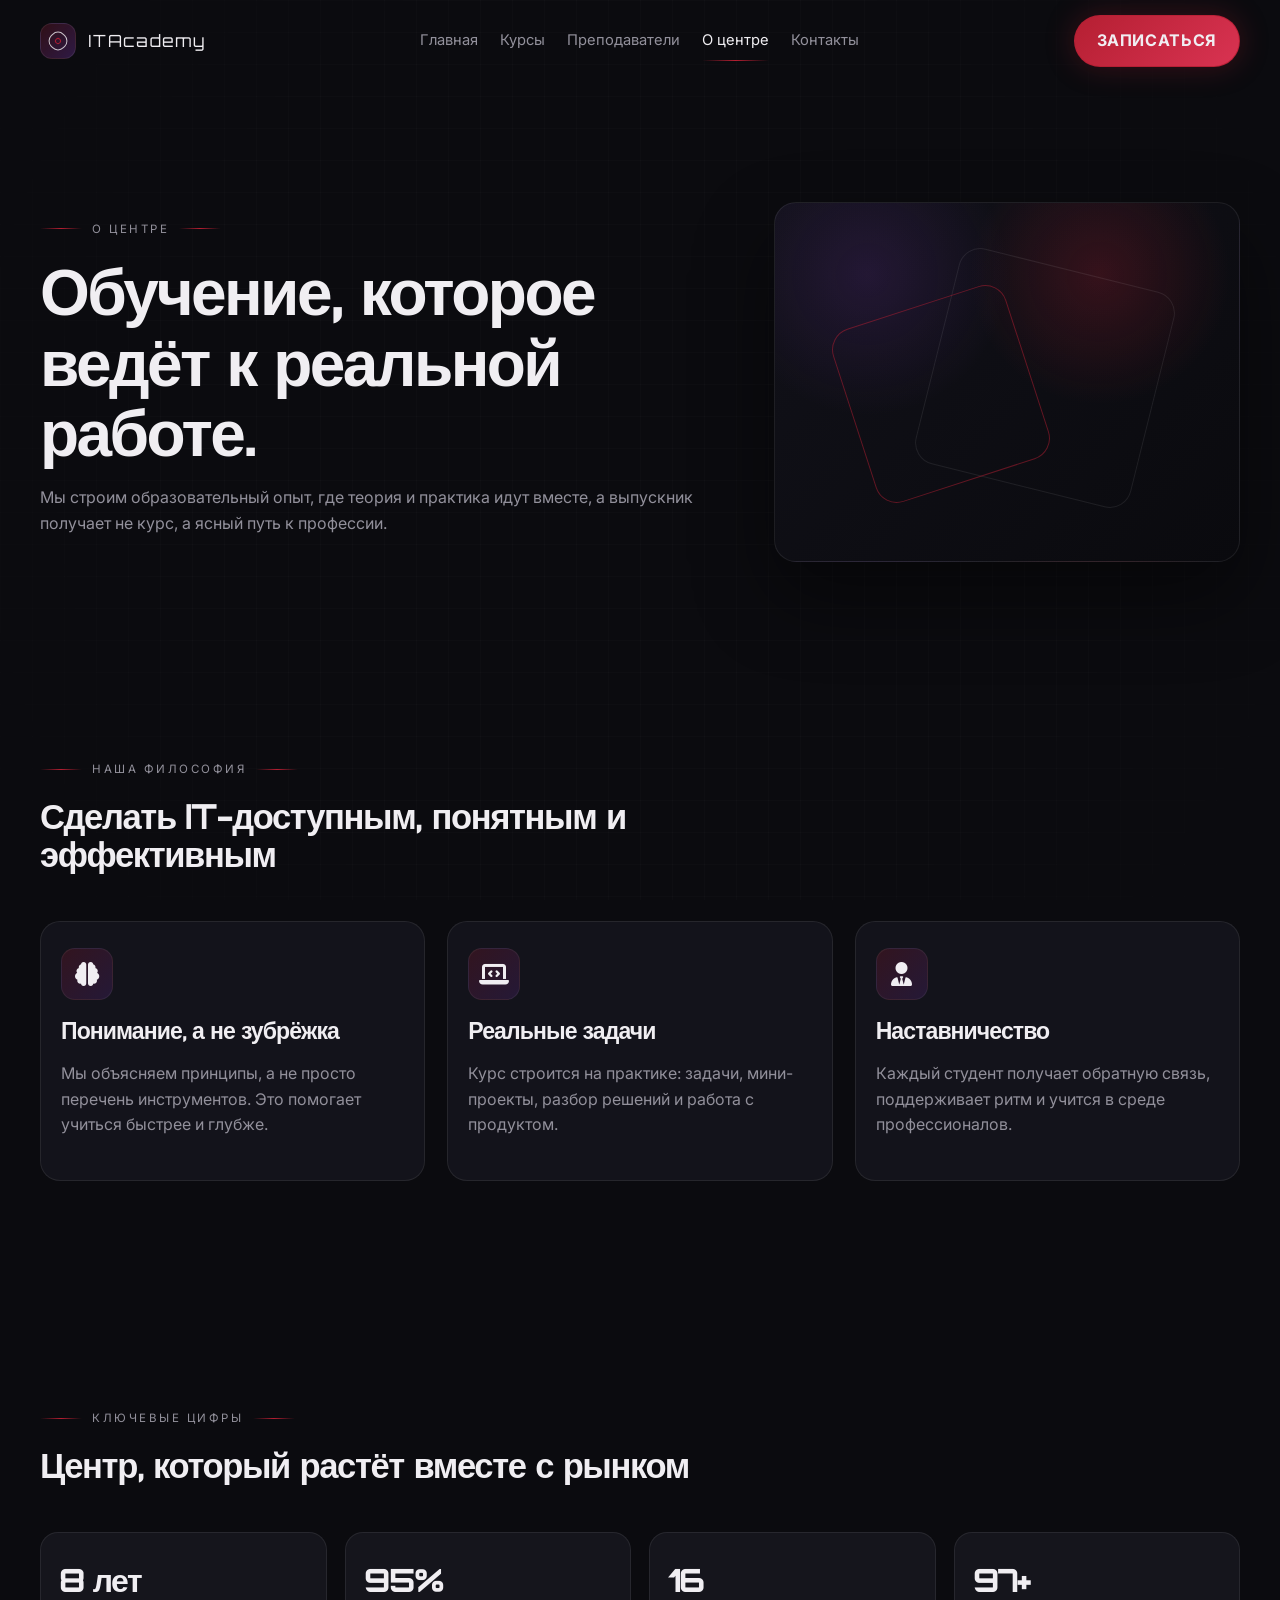
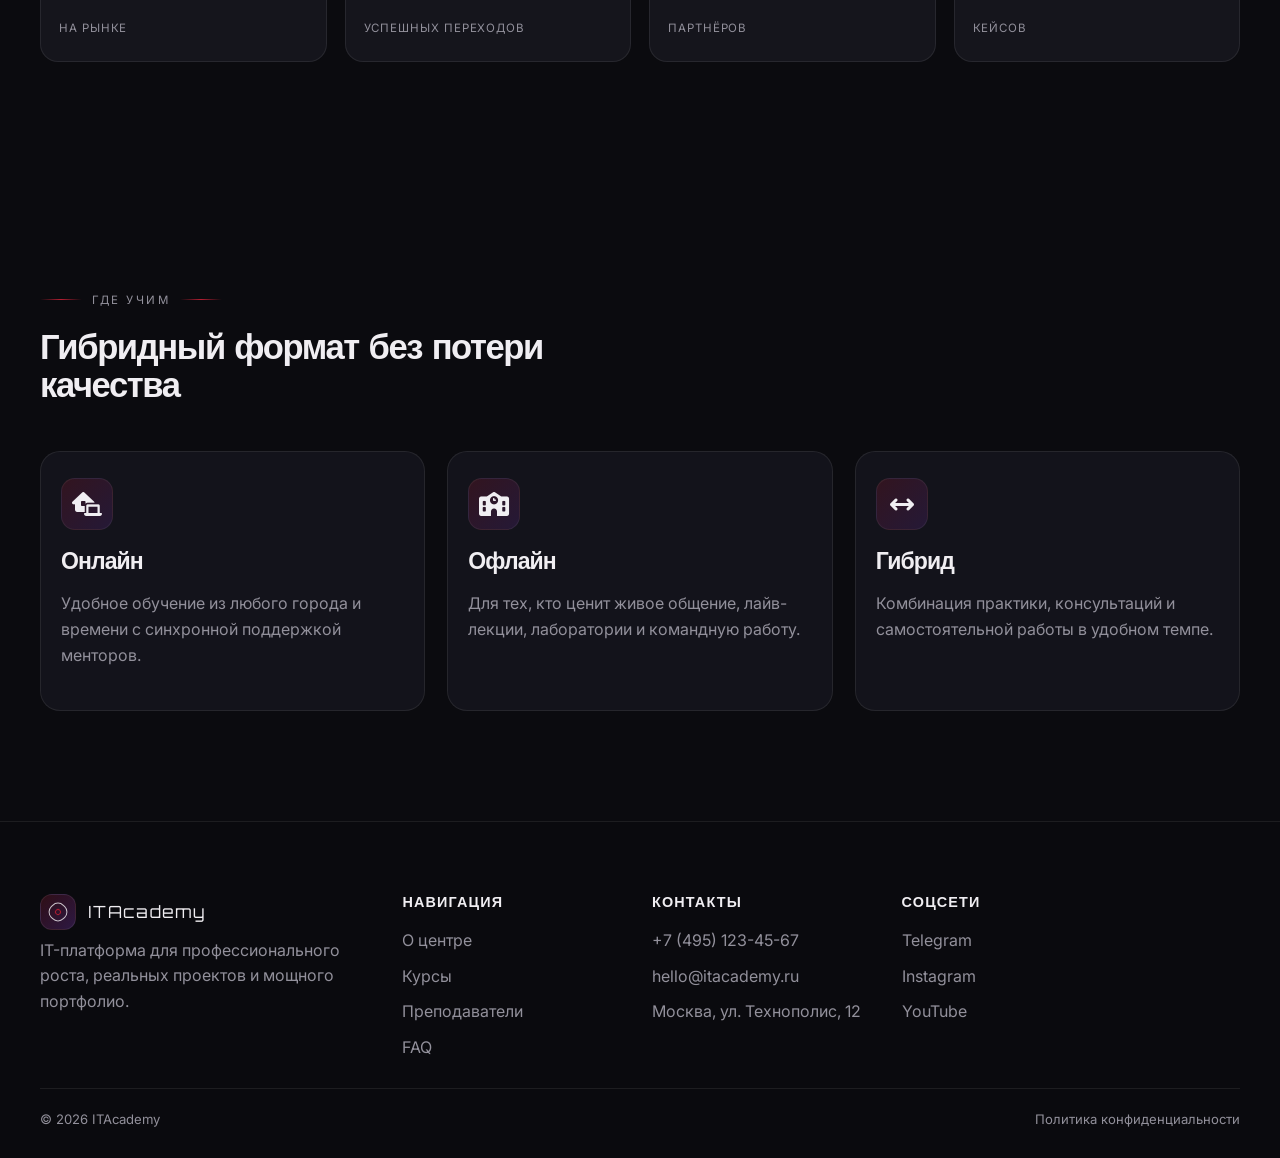
<file: about.html>
<!DOCTYPE html>
<html lang="ru">
  <head>
    <meta charset="UTF-8" />
    <meta name="viewport" content="width=device-width, initial-scale=1.0" />
    <title>О центре | ITAcademy</title>
    <meta name="description" content="ITAcademy — образовательный центр для IT-профессий: практичное обучение, реальные проекты, наставники и карьерный рост." />
    <link rel="icon" href="data:image/svg+xml,%3Csvg xmlns='http://www.w3.org/2000/svg' viewBox='0 0 64 64'%3E%3Crect width='64' height='64' rx='18' fill='%230b0b0f'/%3E%3Cpath d='M18 18h28v8H18zm0 20h28v8H18zm0-10h12v8H18zm20 0h10v8H38z' fill='%23B51F32'/%3E%3C/svg%3E" type="image/svg+xml" />
    <link rel="preconnect" href="https://fonts.googleapis.com" />
    <link rel="preconnect" href="https://fonts.gstatic.com" crossorigin />
    <link href="https://fonts.googleapis.com/css2?family=Inter:wght@400;500;600;700;800;900&family=Orbitron:wght@500;600;700;800;900&display=swap" rel="stylesheet" />
    <link rel="stylesheet" href="https://cdnjs.cloudflare.com/ajax/libs/font-awesome/6.5.2/css/all.min.css" />
    <link rel="stylesheet" href="css/variables.css" />
    <link rel="stylesheet" href="css/reset.css" />
    <link rel="stylesheet" href="css/global.css" />
    <link rel="stylesheet" href="css/layout.css" />
    <link rel="stylesheet" href="css/components.css" />
    <link rel="stylesheet" href="css/animations.css" />
    <link rel="stylesheet" href="css/responsive.css" />
    <script type="module" src="js/main.js" defer></script>
  </head>
  <body data-page="about">
    <header class="site-header">
      <div class="header-inner">
        <a href="index.html" class="site-logo">
          <span class="site-logo-mark" aria-hidden="true"></span>
          <span class="site-logo-text">ITAcademy</span>
        </a>
        <nav class="site-nav" aria-label="Главная навигация">
          <a href="index.html">Главная</a>
          <a href="courses.html">Курсы</a>
          <a href="teachers.html">Преподаватели</a>
          <a href="about.html">О центре</a>
          <a href="contacts.html">Контакты</a>
        </nav>
        <div class="header-actions">
          <a class="btn btn-primary" href="admission.html">Записаться</a>
          <button class="mobile-nav-toggle" aria-label="Открыть меню" aria-expanded="false"><i class="fa-solid fa-bars"></i></button>
        </div>
      </div>
    </header>

    <main class="page-shell">
      <section class="page-hero">
        <div class="container hero-inner">
          <div class="reveal">
            <span class="eyebrow">О центре</span>
            <h1>Обучение, которое ведёт к реальной работе.</h1>
            <p>Мы строим образовательный опыт, где теория и практика идут вместе, а выпускник получает не курс, а ясный путь к профессии.</p>
          </div>
          <div class="hero-visual reveal" aria-hidden="true"></div>
        </div>
      </section>

      <section class="section">
        <div class="container reveal">
          <div class="section-header">
            <span class="eyebrow">Наша философия</span>
            <h2>Сделать IT-доступным, понятным и эффективным</h2>
          </div>
          <div class="feature-list">
            <article class="feature-card">
              <div class="feature-icon"><i class="fa-solid fa-brain"></i></div>
              <h3>Понимание, а не зубрёжка</h3>
              <p>Мы объясняем принципы, а не просто перечень инструментов. Это помогает учиться быстрее и глубже.</p>
            </article>
            <article class="feature-card">
              <div class="feature-icon"><i class="fa-solid fa-laptop-code"></i></div>
              <h3>Реальные задачи</h3>
              <p>Курс строится на практике: задачи, мини-проекты, разбор решений и работа с продуктом.</p>
            </article>
            <article class="feature-card">
              <div class="feature-icon"><i class="fa-solid fa-user-tie"></i></div>
              <h3>Наставничество</h3>
              <p>Каждый студент получает обратную связь, поддерживает ритм и учится в среде профессионалов.</p>
            </article>
          </div>
        </div>
      </section>

      <section class="section">
        <div class="container reveal">
          <div class="section-header">
            <span class="eyebrow">Ключевые цифры</span>
            <h2>Центр, который растёт вместе с рынком</h2>
          </div>
          <div class="hero-stats">
            <div class="stat-card">
              <span class="stat-number" data-count="8" data-suffix=" лет">0</span>
              <span class="stat-label">На рынке</span>
            </div>
            <div class="stat-card">
              <span class="stat-number" data-count="95" data-suffix="%">0</span>
              <span class="stat-label">Успешных переходов</span>
            </div>
            <div class="stat-card">
              <span class="stat-number" data-count="16" data-suffix="">0</span>
              <span class="stat-label">Партнёров</span>
            </div>
            <div class="stat-card">
              <span class="stat-number" data-count="120" data-suffix="+">0</span>
              <span class="stat-label">Кейсов</span>
            </div>
          </div>
        </div>
      </section>

      <section class="section">
        <div class="container reveal">
          <div class="section-header">
            <span class="eyebrow">Где учим</span>
            <h2>Гибридный формат без потери качества</h2>
          </div>
          <div class="feature-list">
            <article class="feature-card">
              <div class="feature-icon"><i class="fa-solid fa-house-laptop"></i></div>
              <h3>Онлайн</h3>
              <p>Удобное обучение из любого города и времени с синхронной поддержкой менторов.</p>
            </article>
            <article class="feature-card">
              <div class="feature-icon"><i class="fa-solid fa-school"></i></div>
              <h3>Офлайн</h3>
              <p>Для тех, кто ценит живое общение, лайв-лекции, лаборатории и командную работу.</p>
            </article>
            <article class="feature-card">
              <div class="feature-icon"><i class="fa-solid fa-arrows-left-right"></i></div>
              <h3>Гибрид</h3>
              <p>Комбинация практики, консультаций и самостоятельной работы в удобном темпе.</p>
            </article>
          </div>
        </div>
      </section>
    </main>

    <footer class="site-footer">
      <div class="container">
        <div class="footer-grid">
          <div class="footer-column">
            <a href="index.html" class="site-logo"><span class="site-logo-mark"></span><span class="site-logo-text">ITAcademy</span></a>
            <p>IT-платформа для профессионального роста, реальных проектов и мощного портфолио.</p>
          </div>
          <div class="footer-column">
            <h3>Навигация</h3>
            <div class="footer-links">
              <a href="about.html">О центре</a>
              <a href="courses.html">Курсы</a>
              <a href="teachers.html">Преподаватели</a>
              <a href="faq.html">FAQ</a>
            </div>
          </div>
          <div class="footer-column">
            <h3>Контакты</h3>
            <div class="footer-links">
              <a href="tel:+74951234567">+7 (495) 123-45-67</a>
              <a href="mailto:hello@itacademy.ru">hello@itacademy.ru</a>
              <span>Москва, ул. Технополис, 12</span>
            </div>
          </div>
          <div class="footer-column">
            <h3>Соцсети</h3>
            <div class="social-links">
              <a href="#">Telegram</a>
              <a href="#">Instagram</a>
              <a href="#">YouTube</a>
            </div>
          </div>
        </div>
        <div class="footer-bottom">
          <span>© 2026 ITAcademy</span>
          <span>Политика конфиденциальности</span>
        </div>
      </div>
    </footer>

    <button class="btn btn-primary hidden" data-back-to-top aria-label="Наверх">Наверх</button>
  </body>
</html>
</file>
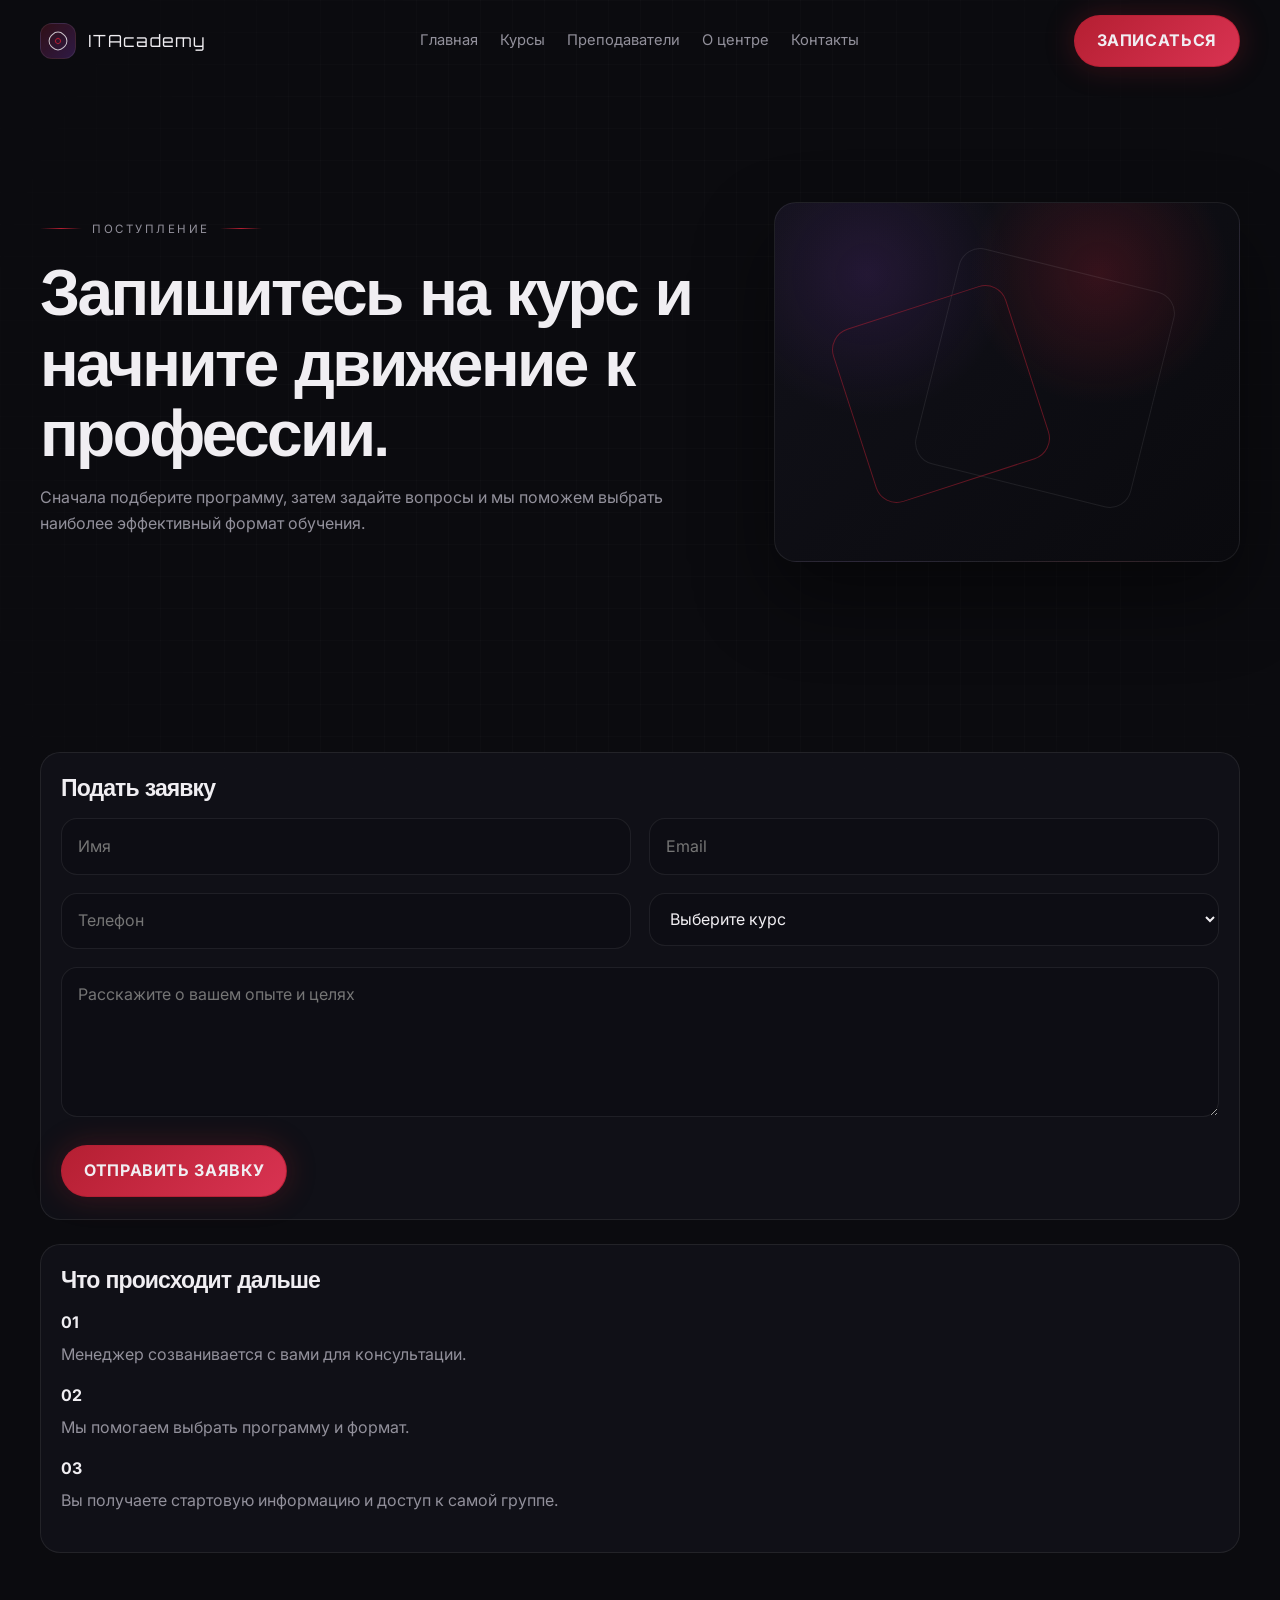
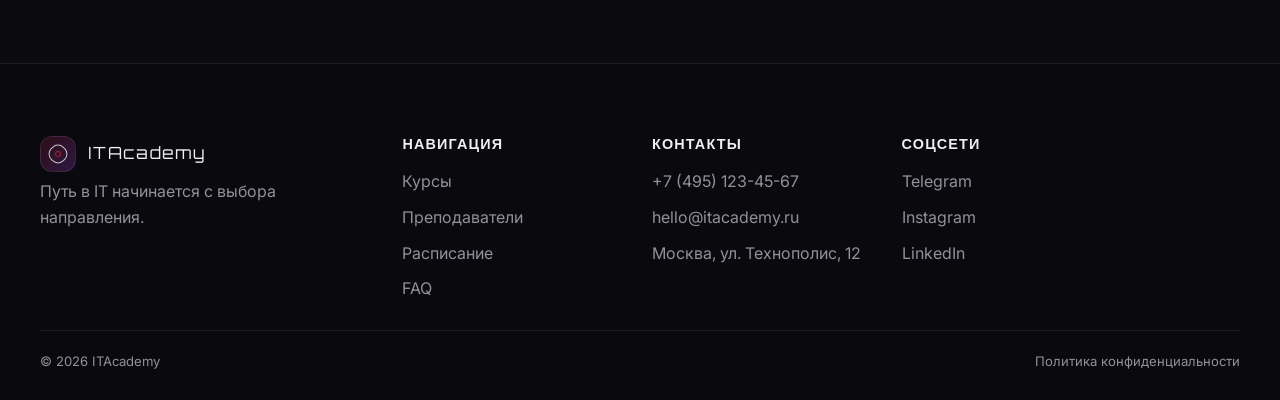
<file: admission.html>
<!DOCTYPE html>
<html lang="ru">
  <head>
    <meta charset="UTF-8" />
    <meta name="viewport" content="width=device-width, initial-scale=1.0" />
    <title>Поступление | ITAcademy</title>
    <meta name="description" content="Подать заявку на обучение в ITAcademy. Запись на курс, консультация и помощь в выборе направления." />
    <link rel="icon" href="data:image/svg+xml,%3Csvg xmlns='http://www.w3.org/2000/svg' viewBox='0 0 64 64'%3E%3Crect width='64' height='64' rx='18' fill='%230b0b0f'/%3E%3Cpath d='M18 18h28v8H18zm0 20h28v8H18zm0-10h12v8H18zm20 0h10v8H38z' fill='%23B51F32'/%3E%3C/svg%3E" type="image/svg+xml" />
    <link rel="preconnect" href="https://fonts.googleapis.com" />
    <link rel="preconnect" href="https://fonts.gstatic.com" crossorigin />
    <link href="https://fonts.googleapis.com/css2?family=Inter:wght@400;500;600;700;800;900&family=Orbitron:wght@500;600;700;800;900&display=swap" rel="stylesheet" />
    <link rel="stylesheet" href="https://cdnjs.cloudflare.com/ajax/libs/font-awesome/6.5.2/css/all.min.css" />
    <link rel="stylesheet" href="css/variables.css" />
    <link rel="stylesheet" href="css/reset.css" />
    <link rel="stylesheet" href="css/global.css" />
    <link rel="stylesheet" href="css/layout.css" />
    <link rel="stylesheet" href="css/components.css" />
    <link rel="stylesheet" href="css/animations.css" />
    <link rel="stylesheet" href="css/responsive.css" />
    <script type="module" src="js/main.js" defer></script>
  </head>
  <body data-page="admission">
    <header class="site-header">
      <div class="header-inner">
        <a href="index.html" class="site-logo"><span class="site-logo-mark"></span><span class="site-logo-text">ITAcademy</span></a>
        <nav class="site-nav" aria-label="Главная навигация">
          <a href="index.html">Главная</a>
          <a href="courses.html">Курсы</a>
          <a href="teachers.html">Преподаватели</a>
          <a href="about.html">О центре</a>
          <a href="contacts.html">Контакты</a>
        </nav>
        <div class="header-actions">
          <a class="btn btn-primary" href="admission.html">Записаться</a>
          <button class="mobile-nav-toggle" aria-label="Открыть меню" aria-expanded="false"><i class="fa-solid fa-bars"></i></button>
        </div>
      </div>
    </header>

    <main class="page-shell">
      <section class="page-hero">
        <div class="container hero-inner">
          <div class="reveal">
            <span class="eyebrow">Поступление</span>
            <h1>Запишитесь на курс и начните движение к профессии.</h1>
            <p>Сначала подберите программу, затем задайте вопросы и мы поможем выбрать наиболее эффективный формат обучения.</p>
          </div>
          <div class="hero-visual reveal" aria-hidden="true"></div>
        </div>
      </section>

      <section class="section">
        <div class="container reveal">
          <div class="admission-layout">
            <div class="admission-card">
              <h3>Подать заявку</h3>
              <form data-demo-form>
                <div class="form-row">
                  <div class="form-group"><input class="form-field" type="text" data-validate="required" placeholder="Имя" /><span class="error-text">Введите имя</span></div>
                  <div class="form-group"><input class="form-field" type="email" data-validate="email" placeholder="Email" /><span class="error-text">Некорректный email</span></div>
                </div>
                <div class="form-row" style="margin-top: 18px;">
                  <div class="form-group"><input class="form-field" type="tel" data-validate="phone" placeholder="Телефон" /><span class="error-text">Некорректный номер</span></div>
                  <div class="form-group"><select class="form-field" data-validate="required"><option value="">Выберите курс</option><option>Frontend Development</option><option>Backend Development</option><option>UI/UX Design</option><option>Cybersecurity</option></select><span class="error-text">Выберите курс</span></div>
                </div>
                <div class="form-group" style="margin-top: 18px;"><textarea class="form-field" data-validate="required" placeholder="Расскажите о вашем опыте и целях"></textarea><span class="error-text">Заполните поле</span></div>
                <button class="btn btn-primary" type="submit" style="margin-top: 20px;">Отправить заявку</button>
                <div class="success-message">Заявка успешно отправлена. Мы ответим в ближайшее время.</div>
              </form>
            </div>
            <div class="location-card">
              <h3>Что происходит дальше</h3>
              <ul class="contact-list">
                <li><strong>01</strong> Менеджер созванивается с вами для консультации.</li>
                <li><strong>02</strong> Мы помогаем выбрать программу и формат.</li>
                <li><strong>03</strong> Вы получаете стартовую информацию и доступ к самой группе.</li>
              </ul>
            </div>
          </div>
        </div>
      </section>
    </main>

    <footer class="site-footer">
      <div class="container">
        <div class="footer-grid">
          <div class="footer-column"><a href="index.html" class="site-logo"><span class="site-logo-mark"></span><span class="site-logo-text">ITAcademy</span></a><p>Путь в IT начинается с выбора направления.</p></div>
          <div class="footer-column"><h3>Навигация</h3><div class="footer-links"><a href="courses.html">Курсы</a><a href="teachers.html">Преподаватели</a><a href="schedule.html">Расписание</a><a href="faq.html">FAQ</a></div></div>
          <div class="footer-column"><h3>Контакты</h3><div class="footer-links"><a href="tel:+74951234567">+7 (495) 123-45-67</a><a href="mailto:hello@itacademy.ru">hello@itacademy.ru</a><span>Москва, ул. Технополис, 12</span></div></div>
          <div class="footer-column"><h3>Соцсети</h3><div class="social-links"><a href="#">Telegram</a><a href="#">Instagram</a><a href="#">LinkedIn</a></div></div>
        </div>
        <div class="footer-bottom"><span>© 2026 ITAcademy</span><span>Политика конфиденциальности</span></div>
      </div>
    </footer>

    <button class="btn btn-primary hidden" data-back-to-top aria-label="Наверх">Наверх</button>
  </body>
</html>
</file>
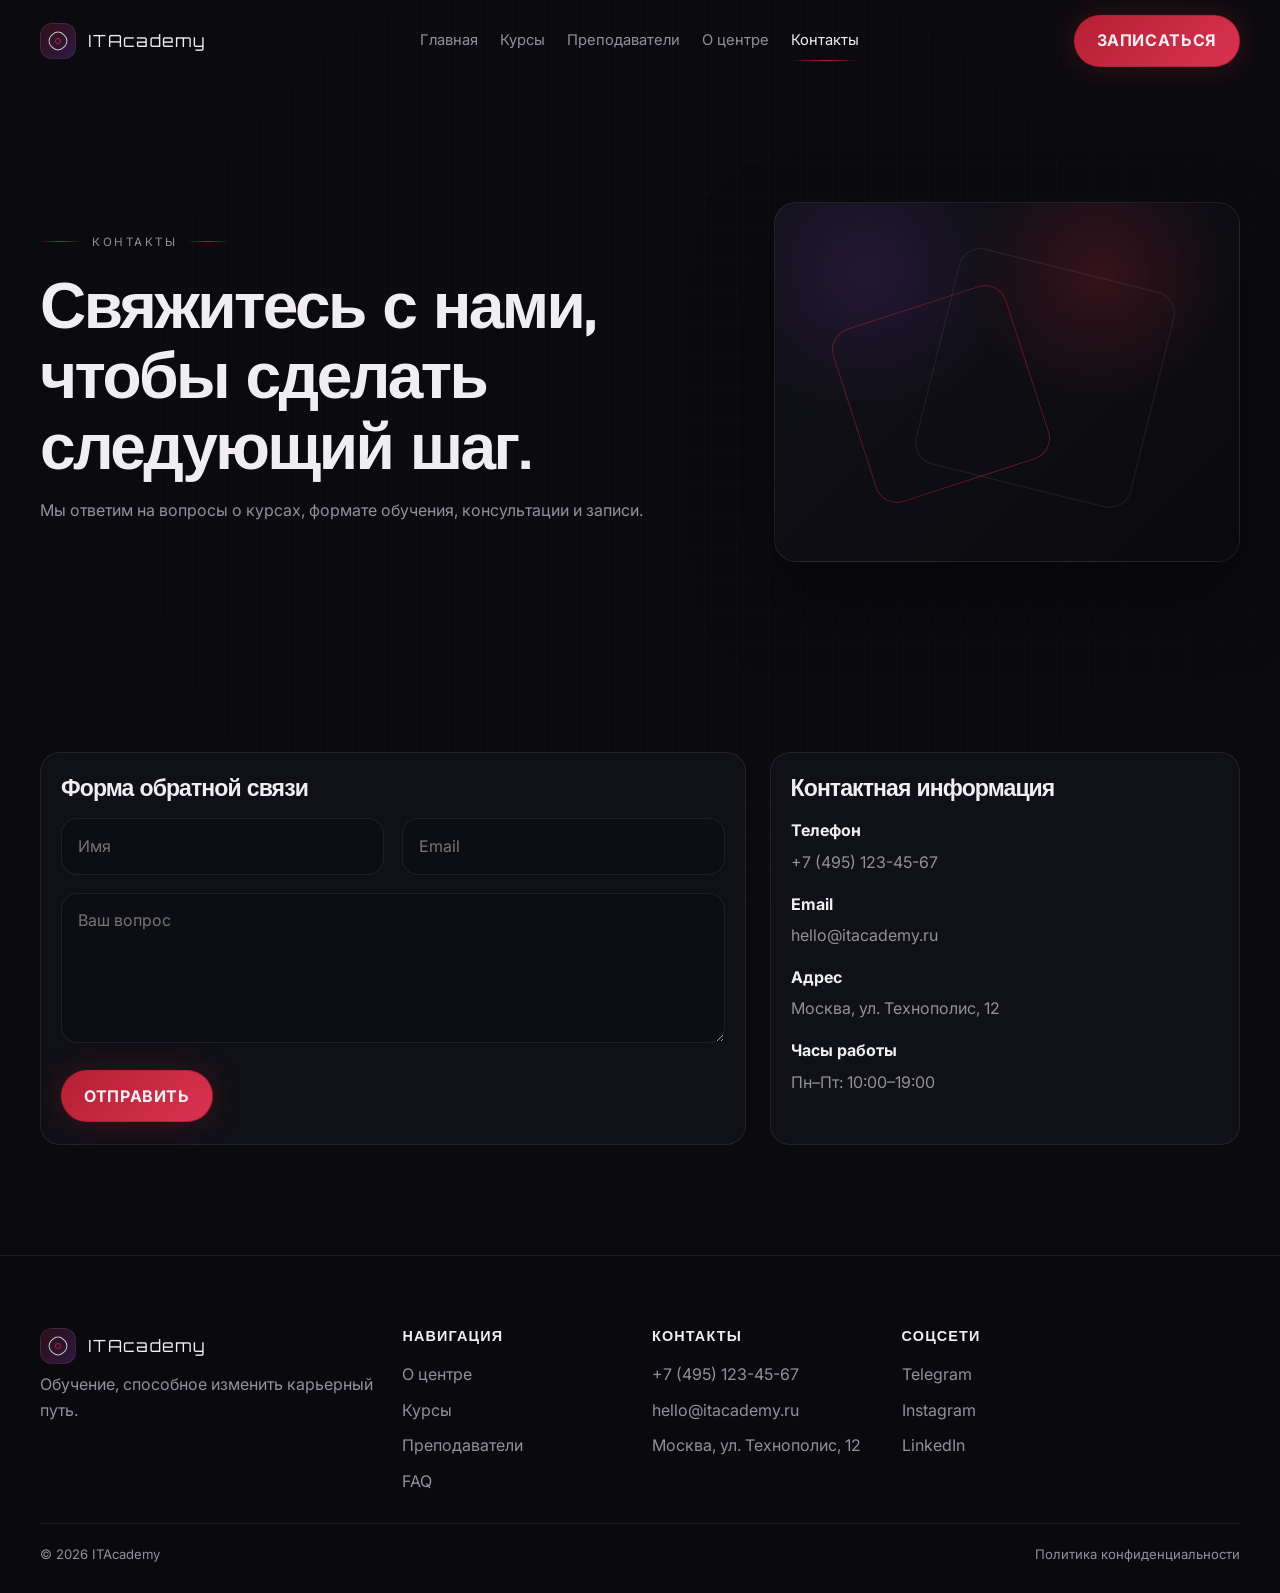
<file: contacts.html>
<!DOCTYPE html>
<html lang="ru">
  <head>
    <meta charset="UTF-8" />
    <meta name="viewport" content="width=device-width, initial-scale=1.0" />
    <title>Контакты | ITAcademy</title>
    <meta name="description" content="Контакты ITAcademy: адрес, телефон, email, формы связи и расположение учебного центра." />
    <link rel="icon" href="data:image/svg+xml,%3Csvg xmlns='http://www.w3.org/2000/svg' viewBox='0 0 64 64'%3E%3Crect width='64' height='64' rx='18' fill='%230b0b0f'/%3E%3Cpath d='M18 18h28v8H18zm0 20h28v8H18zm0-10h12v8H18zm20 0h10v8H38z' fill='%23B51F32'/%3E%3C/svg%3E" type="image/svg+xml" />
    <link rel="preconnect" href="https://fonts.googleapis.com" />
    <link rel="preconnect" href="https://fonts.gstatic.com" crossorigin />
    <link href="https://fonts.googleapis.com/css2?family=Inter:wght@400;500;600;700;800;900&family=Orbitron:wght@500;600;700;800;900&display=swap" rel="stylesheet" />
    <link rel="stylesheet" href="https://cdnjs.cloudflare.com/ajax/libs/font-awesome/6.5.2/css/all.min.css" />
    <link rel="stylesheet" href="css/variables.css" />
    <link rel="stylesheet" href="css/reset.css" />
    <link rel="stylesheet" href="css/global.css" />
    <link rel="stylesheet" href="css/layout.css" />
    <link rel="stylesheet" href="css/components.css" />
    <link rel="stylesheet" href="css/animations.css" />
    <link rel="stylesheet" href="css/responsive.css" />
    <script type="module" src="js/main.js" defer></script>
  </head>
  <body data-page="contacts">
    <header class="site-header">
      <div class="header-inner">
        <a href="index.html" class="site-logo"><span class="site-logo-mark"></span><span class="site-logo-text">ITAcademy</span></a>
        <nav class="site-nav" aria-label="Главная навигация">
          <a href="index.html">Главная</a>
          <a href="courses.html">Курсы</a>
          <a href="teachers.html">Преподаватели</a>
          <a href="about.html">О центре</a>
          <a href="contacts.html">Контакты</a>
        </nav>
        <div class="header-actions">
          <a class="btn btn-primary" href="admission.html">Записаться</a>
          <button class="mobile-nav-toggle" aria-label="Открыть меню" aria-expanded="false"><i class="fa-solid fa-bars"></i></button>
        </div>
      </div>
    </header>

    <main class="page-shell">
      <section class="page-hero">
        <div class="container hero-inner">
          <div class="reveal">
            <span class="eyebrow">Контакты</span>
            <h1>Свяжитесь с нами, чтобы сделать следующий шаг.</h1>
            <p>Мы ответим на вопросы о курсах, формате обучения, консультации и записи.</p>
          </div>
          <div class="hero-visual reveal" aria-hidden="true"></div>
        </div>
      </section>

      <section class="section">
        <div class="container reveal">
          <div class="contact-grid" style="grid-template-columns: 1.2fr 0.8fr;">
            <div class="contact-card">
              <h3>Форма обратной связи</h3>
              <form data-demo-form>
                <div class="form-row">
                  <div class="form-group"><input class="form-field" type="text" data-validate="required" placeholder="Имя" /><span class="error-text">Введите имя</span></div>
                  <div class="form-group"><input class="form-field" type="email" data-validate="email" placeholder="Email" /><span class="error-text">Некорректный email</span></div>
                </div>
                <div class="form-group" style="margin-top: 18px;"><textarea class="form-field" data-validate="required" placeholder="Ваш вопрос"></textarea><span class="error-text">Введите сообщение</span></div>
                <button class="btn btn-primary" type="submit" style="margin-top: 20px;">Отправить</button>
                <div class="success-message">Сообщение отправлено. Мы свяжемся с вами в ближайшее время.</div>
              </form>
            </div>
            <div class="location-card">
              <h3>Контактная информация</h3>
              <div class="contact-list">
                <div><strong>Телефон</strong><a href="tel:+74951234567">+7 (495) 123-45-67</a></div>
                <div><strong>Email</strong><a href="mailto:hello@itacademy.ru">hello@itacademy.ru</a></div>
                <div><strong>Адрес</strong><span>Москва, ул. Технополис, 12</span></div>
                <div><strong>Часы работы</strong><span>Пн–Пт: 10:00–19:00</span></div>
              </div>
            </div>
          </div>
        </div>
      </section>
    </main>

    <footer class="site-footer">
      <div class="container">
        <div class="footer-grid">
          <div class="footer-column"><a href="index.html" class="site-logo"><span class="site-logo-mark"></span><span class="site-logo-text">ITAcademy</span></a><p>Обучение, способное изменить карьерный путь.</p></div>
          <div class="footer-column"><h3>Навигация</h3><div class="footer-links"><a href="about.html">О центре</a><a href="courses.html">Курсы</a><a href="teachers.html">Преподаватели</a><a href="faq.html">FAQ</a></div></div>
          <div class="footer-column"><h3>Контакты</h3><div class="footer-links"><a href="tel:+74951234567">+7 (495) 123-45-67</a><a href="mailto:hello@itacademy.ru">hello@itacademy.ru</a><span>Москва, ул. Технополис, 12</span></div></div>
          <div class="footer-column"><h3>Соцсети</h3><div class="social-links"><a href="#">Telegram</a><a href="#">Instagram</a><a href="#">LinkedIn</a></div></div>
        </div>
        <div class="footer-bottom"><span>© 2026 ITAcademy</span><span>Политика конфиденциальности</span></div>
      </div>
    </footer>

    <button class="btn btn-primary hidden" data-back-to-top aria-label="Наверх">Наверх</button>
  </body>
</html>
</file>
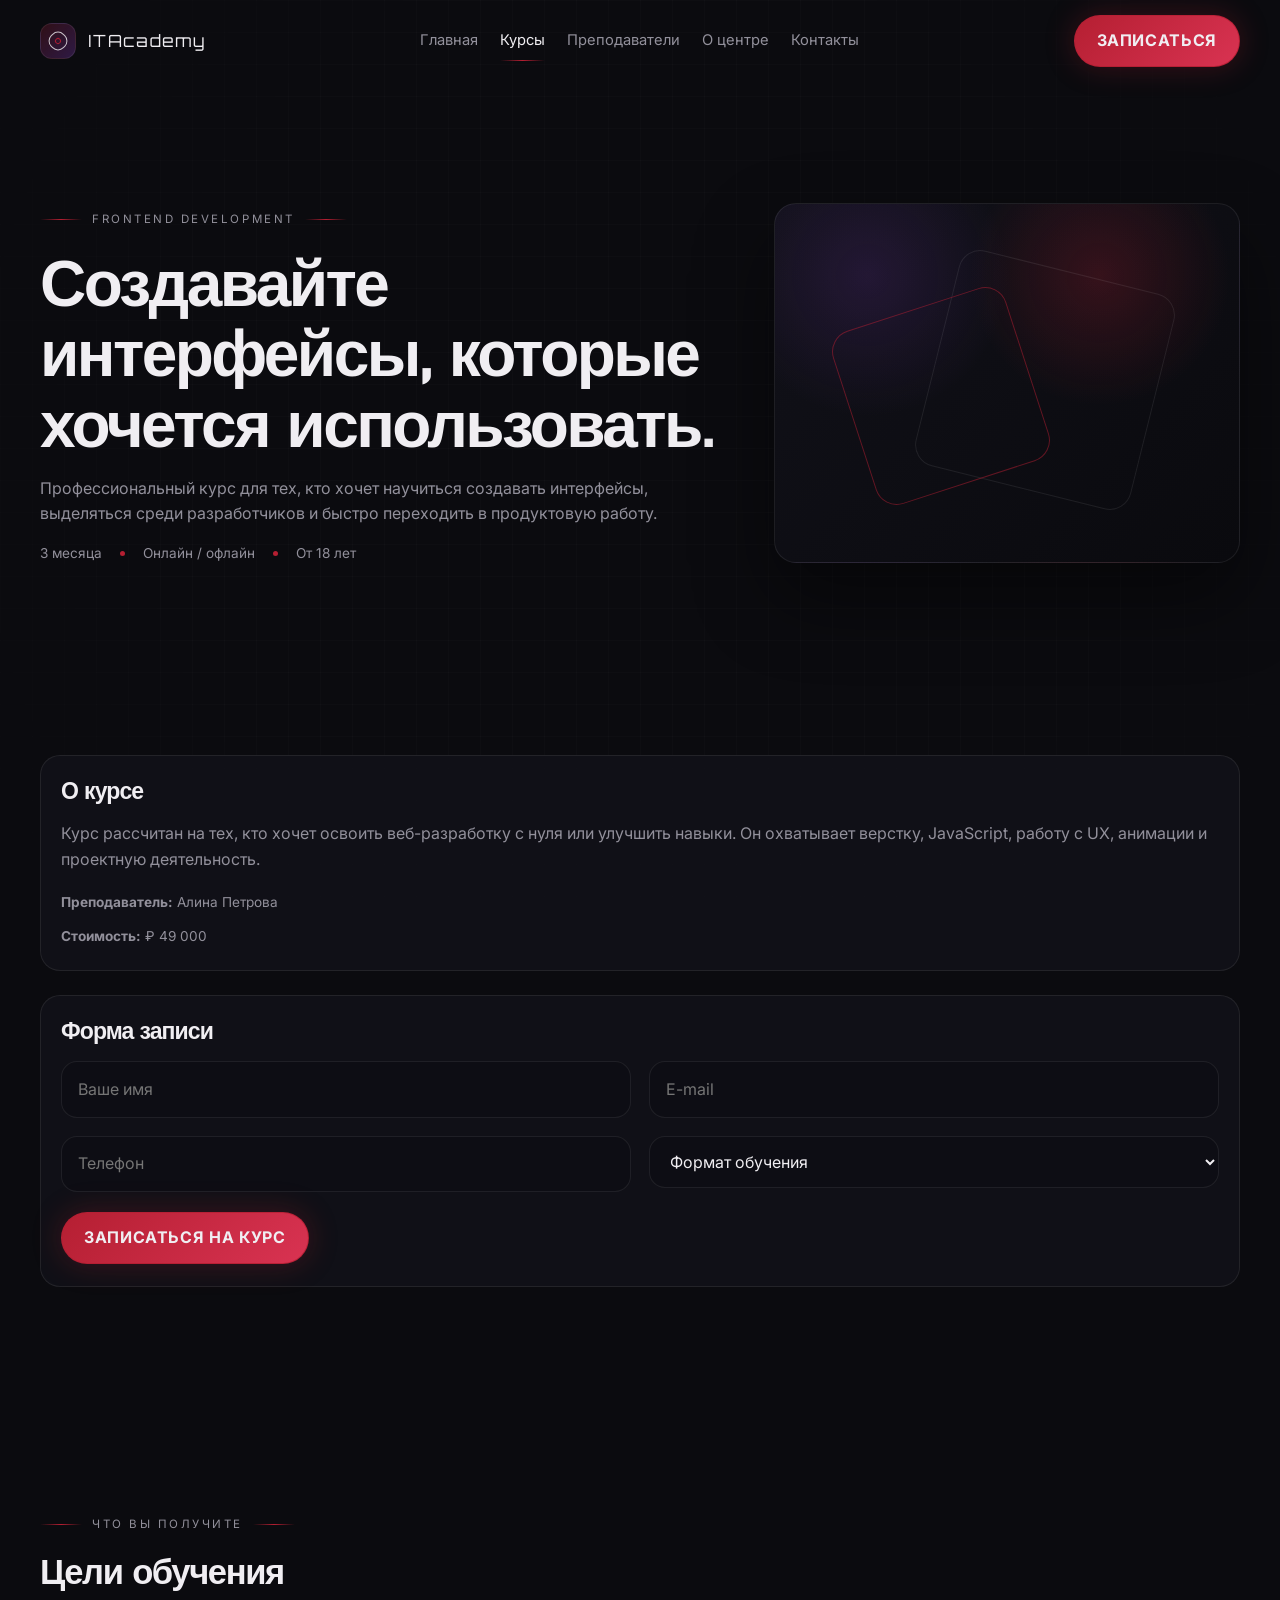
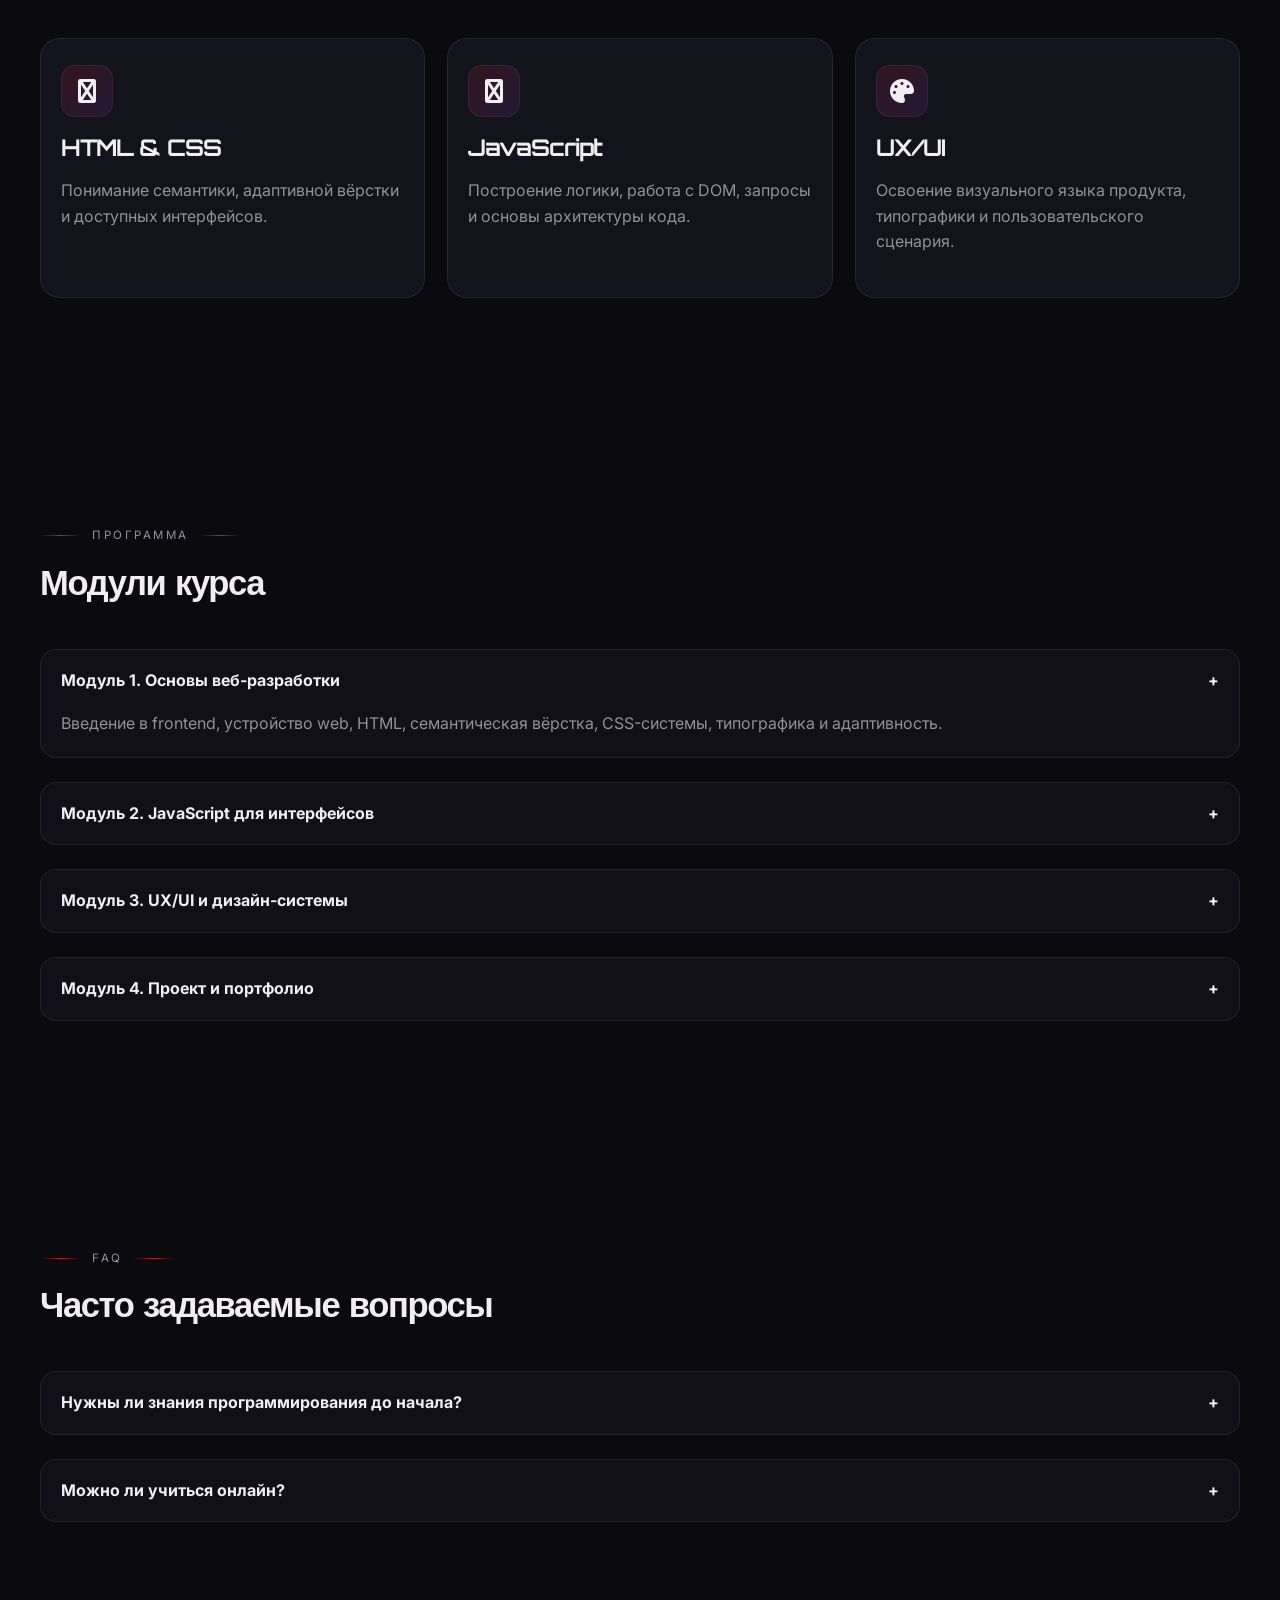
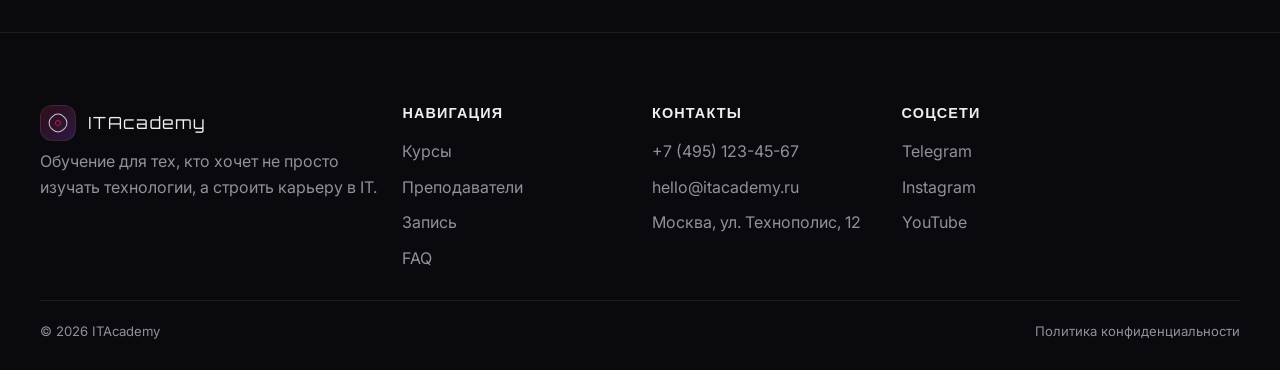
<file: course-details.html>
<!DOCTYPE html>
<html lang="ru">
  <head>
    <meta charset="UTF-8" />
    <meta name="viewport" content="width=device-width, initial-scale=1.0" />
    <title>Frontend Development | ITAcademy</title>
    <meta name="description" content="Подробная программа курса Frontend Development. Обучение HTML, CSS, JavaScript, архитектуре интерфейсов и разработке реальных проектов." />
    <link rel="icon" href="data:image/svg+xml,%3Csvg xmlns='http://www.w3.org/2000/svg' viewBox='0 0 64 64'%3E%3Crect width='64' height='64' rx='18' fill='%230b0b0f'/%3E%3Cpath d='M18 18h28v8H18zm0 20h28v8H18zm0-10h12v8H18zm20 0h10v8H38z' fill='%23B51F32'/%3E%3C/svg%3E" type="image/svg+xml" />
    <link rel="preconnect" href="https://fonts.googleapis.com" />
    <link rel="preconnect" href="https://fonts.gstatic.com" crossorigin />
    <link href="https://fonts.googleapis.com/css2?family=Inter:wght@400;500;600;700;800;900&family=Orbitron:wght@500;600;700;800;900&display=swap" rel="stylesheet" />
    <link rel="stylesheet" href="https://cdnjs.cloudflare.com/ajax/libs/font-awesome/6.5.2/css/all.min.css" />
    <link rel="stylesheet" href="css/variables.css" />
    <link rel="stylesheet" href="css/reset.css" />
    <link rel="stylesheet" href="css/global.css" />
    <link rel="stylesheet" href="css/layout.css" />
    <link rel="stylesheet" href="css/components.css" />
    <link rel="stylesheet" href="css/animations.css" />
    <link rel="stylesheet" href="css/responsive.css" />
    <script type="module" src="js/main.js" defer></script>
  </head>
  <body data-page="courses">
    <header class="site-header">
      <div class="header-inner">
        <a href="index.html" class="site-logo"><span class="site-logo-mark"></span><span class="site-logo-text">ITAcademy</span></a>
        <nav class="site-nav" aria-label="Главная навигация">
          <a href="index.html">Главная</a>
          <a href="courses.html">Курсы</a>
          <a href="teachers.html">Преподаватели</a>
          <a href="about.html">О центре</a>
          <a href="contacts.html">Контакты</a>
        </nav>
        <div class="header-actions">
          <a class="btn btn-primary" href="admission.html">Записаться</a>
          <button class="mobile-nav-toggle" aria-label="Открыть меню" aria-expanded="false"><i class="fa-solid fa-bars"></i></button>
        </div>
      </div>
    </header>

    <main class="page-shell">
      <section class="page-hero">
        <div class="container hero-inner">
          <div class="reveal">
            <span class="eyebrow">Frontend Development</span>
            <h1>Создавайте интерфейсы, которые хочется использовать.</h1>
            <p>Профессиональный курс для тех, кто хочет научиться создавать интерфейсы, выделяться среди разработчиков и быстро переходить в продуктовую работу.</p>
            <div class="meta-row">
              <span>3 месяца</span>
              <span class="dot" aria-hidden="true"></span>
              <span>Онлайн / офлайн</span>
              <span class="dot" aria-hidden="true"></span>
              <span>От 18 лет</span>
            </div>
          </div>
          <div class="hero-visual reveal" aria-hidden="true"></div>
        </div>
      </section>

      <section class="section">
        <div class="container reveal">
          <div class="admission-layout">
            <div class="location-card">
              <h3>О курсе</h3>
              <p>Курс рассчитан на тех, кто хочет освоить веб-разработку с нуля или улучшить навыки. Он охватывает верстку, JavaScript, работу с UX, анимации и проектную деятельность.</p>
              <div class="meta-row" style="margin-top: 20px;">
                <span><strong>Преподаватель:</strong> Алина Петрова</span>
              </div>
              <div class="meta-row" style="margin-top: 12px;">
                <span><strong>Стоимость:</strong> ₽ 49 000</span>
              </div>
            </div>
            <div class="admission-card">
              <h3>Форма записи</h3>
              <form data-demo-form>
                <div class="form-row">
                  <div class="form-group">
                    <input class="form-field" type="text" data-validate="required" placeholder="Ваше имя" />
                    <span class="error-text">Введите имя</span>
                  </div>
                  <div class="form-group">
                    <input class="form-field" type="email" data-validate="email" placeholder="E-mail" />
                    <span class="error-text">Введите корректный email</span>
                  </div>
                </div>
                <div class="form-row" style="margin-top: 18px;">
                  <div class="form-group">
                    <input class="form-field" type="tel" data-validate="phone" placeholder="Телефон" />
                    <span class="error-text">Введите корректный номер</span>
                  </div>
                  <div class="form-group">
                    <select class="form-field" data-validate="required">
                      <option value="">Формат обучения</option>
                      <option>Онлайн</option>
                      <option>Офлайн</option>
                      <option>Гибрид</option>
                    </select>
                    <span class="error-text">Выберите формат</span>
                  </div>
                </div>
                <button class="btn btn-primary" type="submit" style="margin-top: 20px;">Записаться на курс</button>
                <div class="success-message">Ваша заявка успешно отправлена. Менеджер свяжется с вами.</div>
              </form>
            </div>
          </div>
        </div>
      </section>

      <section class="section">
        <div class="container reveal">
          <div class="section-header">
            <span class="eyebrow">Что вы получите</span>
            <h2>Цели обучения</h2>
          </div>
          <div class="feature-list">
            <article class="feature-card"><div class="feature-icon"><i class="fa-solid fa-html5"></i></div><h3>HTML & CSS</h3><p>Понимание семантики, адаптивной вёрстки и доступных интерфейсов.</p></article>
            <article class="feature-card"><div class="feature-icon"><i class="fa-solid fa-js"></i></div><h3>JavaScript</h3><p>Построение логики, работа с DOM, запросы и основы архитектуры кода.</p></article>
            <article class="feature-card"><div class="feature-icon"><i class="fa-solid fa-palette"></i></div><h3>UX/UI</h3><p>Освоение визуального языка продукта, типографики и пользовательского сценария.</p></article>
          </div>
        </div>
      </section>

      <section class="section">
        <div class="container reveal">
          <div class="section-header">
            <span class="eyebrow">Программа</span>
            <h2>Модули курса</h2>
          </div>
          <div class="faq-grid">
            <div class="accordion-item open">
              <button class="accordion-trigger" aria-expanded="true"><span>Модуль 1. Основы веб-разработки</span><span>+</span></button>
              <div class="accordion-content" style="max-height: 220px;">
                <div class="accordion-body">
                  Введение в frontend, устройство web, HTML, семантическая вёрстка, CSS-системы, типографика и адаптивность.
                </div>
              </div>
            </div>
            <div class="accordion-item">
              <button class="accordion-trigger" aria-expanded="false"><span>Модуль 2. JavaScript для интерфейсов</span><span>+</span></button>
              <div class="accordion-content">
                <div class="accordion-body">
                  Переменные, функции, массивы, события, DOM, асинхронность, запросы к API и базовая организация логики интерфейса.
                </div>
              </div>
            </div>
            <div class="accordion-item">
              <button class="accordion-trigger" aria-expanded="false"><span>Модуль 3. UX/UI и дизайн-системы</span><span>+</span></button>
              <div class="accordion-content">
                <div class="accordion-body">
                  Работа с визуальной иерархией, сеткой, цветами, компонентами, макетами и подготовкой дизайна к разработке.
                </div>
              </div>
            </div>
            <div class="accordion-item">
              <button class="accordion-trigger" aria-expanded="false"><span>Модуль 4. Проект и портфолио</span><span>+</span></button>
              <div class="accordion-content">
                <div class="accordion-body">
                  Создание итогового проекта, подготовка слайд-дека, оформление портфолио и подготовка к собеседованию.
                </div>
              </div>
            </div>
          </div>
        </div>
      </section>

      <section class="section">
        <div class="container reveal">
          <div class="section-header">
            <span class="eyebrow">FAQ</span>
            <h2>Часто задаваемые вопросы</h2>
          </div>
          <div class="faq-grid">
            <div class="accordion-item">
              <button class="accordion-trigger" aria-expanded="false"><span>Нужны ли знания программирования до начала?</span><span>+</span></button>
              <div class="accordion-content"><div class="accordion-body">Нет, курс построен так, чтобы начать с нуля и довести навыки до уровня, достаточного для реализации проектов.</div></div>
            </div>
            <div class="accordion-item">
              <button class="accordion-trigger" aria-expanded="false"><span>Можно ли учиться онлайн?</span><span>+</span></button>
              <div class="accordion-content"><div class="accordion-body">Да, курс доступен в онлайн-формате с поддержкой преподавателя и проверкой заданий.</div></div>
            </div>
          </div>
        </div>
      </section>
    </main>

    <footer class="site-footer">
      <div class="container">
        <div class="footer-grid">
          <div class="footer-column">
            <a href="index.html" class="site-logo"><span class="site-logo-mark"></span><span class="site-logo-text">ITAcademy</span></a>
            <p>Обучение для тех, кто хочет не просто изучать технологии, а строить карьеру в IT.</p>
          </div>
          <div class="footer-column">
            <h3>Навигация</h3>
            <div class="footer-links">
              <a href="courses.html">Курсы</a>
              <a href="teachers.html">Преподаватели</a>
              <a href="admission.html">Запись</a>
              <a href="faq.html">FAQ</a>
            </div>
          </div>
          <div class="footer-column">
            <h3>Контакты</h3>
            <div class="footer-links">
              <a href="tel:+74951234567">+7 (495) 123-45-67</a>
              <a href="mailto:hello@itacademy.ru">hello@itacademy.ru</a>
              <span>Москва, ул. Технополис, 12</span>
            </div>
          </div>
          <div class="footer-column">
            <h3>Соцсети</h3>
            <div class="social-links">
              <a href="#">Telegram</a>
              <a href="#">Instagram</a>
              <a href="#">YouTube</a>
            </div>
          </div>
        </div>
        <div class="footer-bottom"><span>© 2026 ITAcademy</span><span>Политика конфиденциальности</span></div>
      </div>
    </footer>

    <button class="btn btn-primary hidden" data-back-to-top aria-label="Наверх">Наверх</button>
  </body>
</html>
</file>
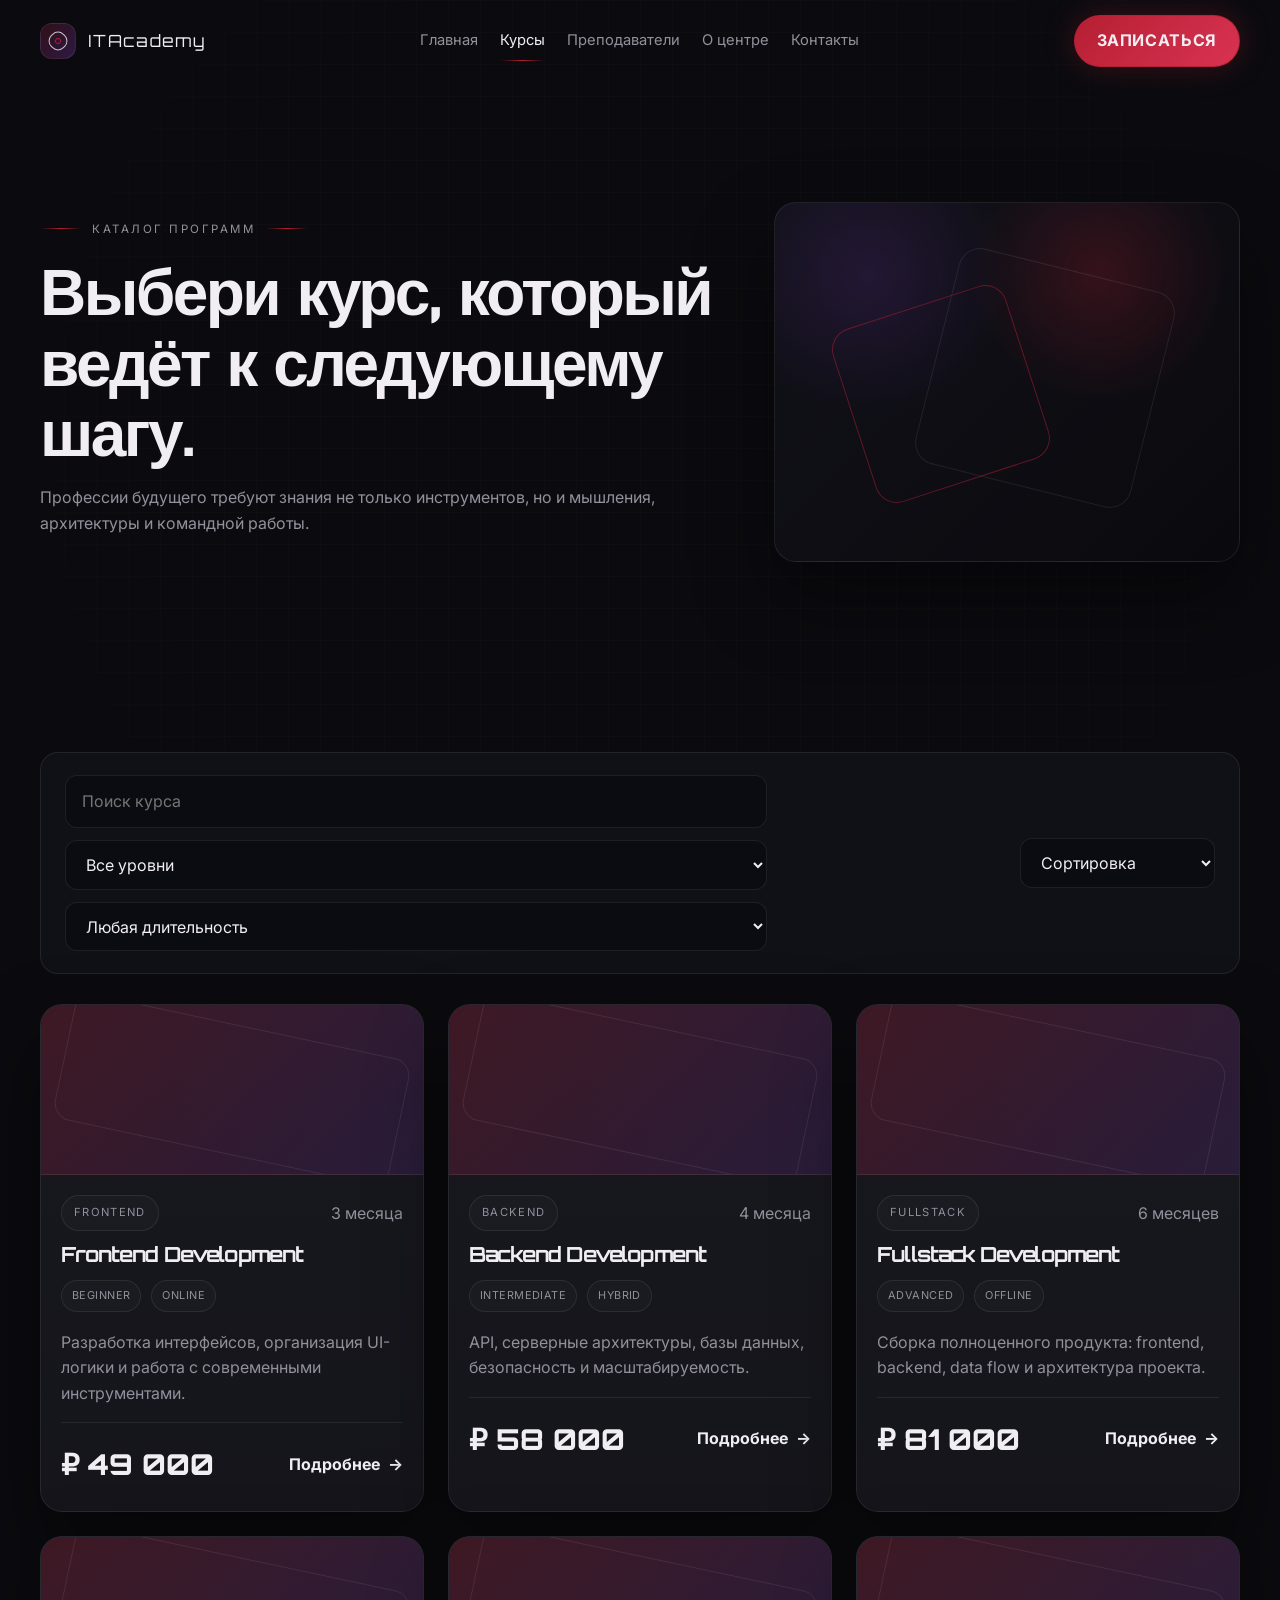
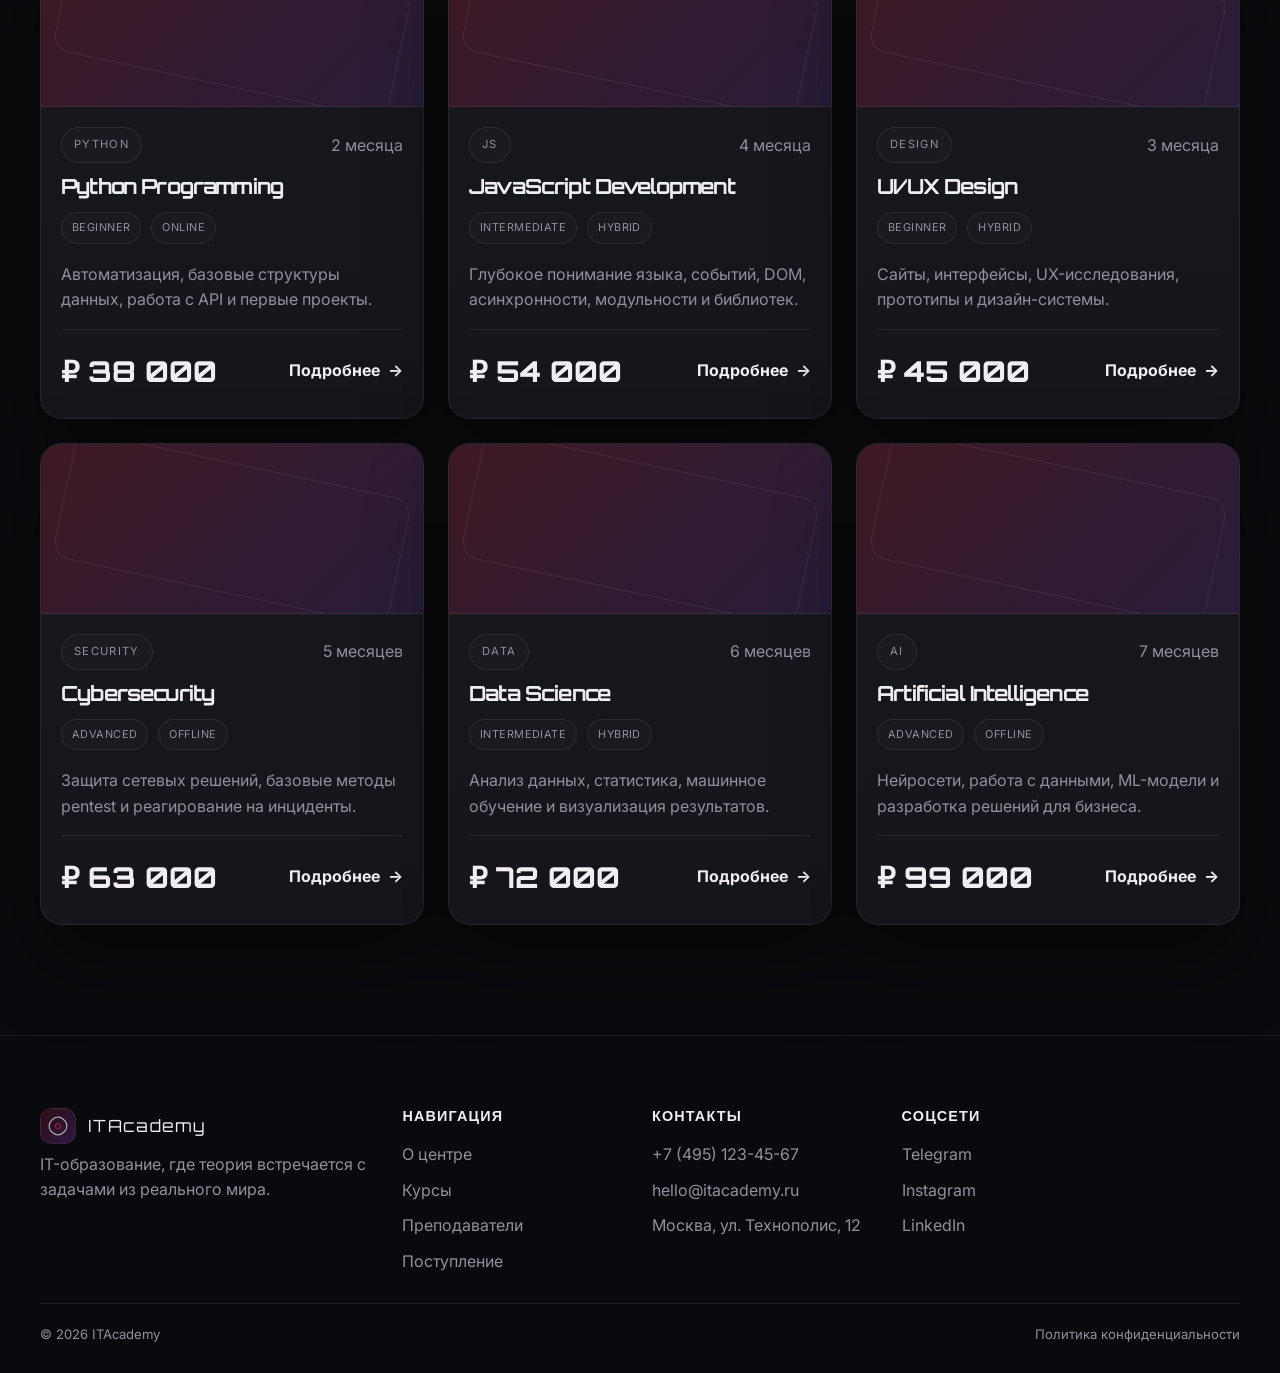
<file: courses.html>
<!DOCTYPE html>
<html lang="ru">
  <head>
    <meta charset="UTF-8" />
    <meta name="viewport" content="width=device-width, initial-scale=1.0" />
    <title>Курсы | ITAcademy</title>
    <meta name="description" content="Каталог курсов ITAcademy: frontend, backend, cybersecurity, data science, design и другие направления." />
    <link rel="icon" href="data:image/svg+xml,%3Csvg xmlns='http://www.w3.org/2000/svg' viewBox='0 0 64 64'%3E%3Crect width='64' height='64' rx='18' fill='%230b0b0f'/%3E%3Cpath d='M18 18h28v8H18zm0 20h28v8H18zm0-10h12v8H18zm20 0h10v8H38z' fill='%23B51F32'/%3E%3C/svg%3E" type="image/svg+xml" />
    <link rel="preconnect" href="https://fonts.googleapis.com" />
    <link rel="preconnect" href="https://fonts.gstatic.com" crossorigin />
    <link href="https://fonts.googleapis.com/css2?family=Inter:wght@400;500;600;700;800;900&family=Orbitron:wght@500;600;700;800;900&display=swap" rel="stylesheet" />
    <link rel="stylesheet" href="https://cdnjs.cloudflare.com/ajax/libs/font-awesome/6.5.2/css/all.min.css" />
    <link rel="stylesheet" href="css/variables.css" />
    <link rel="stylesheet" href="css/reset.css" />
    <link rel="stylesheet" href="css/global.css" />
    <link rel="stylesheet" href="css/layout.css" />
    <link rel="stylesheet" href="css/components.css" />
    <link rel="stylesheet" href="css/animations.css" />
    <link rel="stylesheet" href="css/responsive.css" />
    <script type="module" src="js/main.js" defer></script>
  </head>
  <body data-page="courses">
    <header class="site-header">
      <div class="header-inner">
        <a href="index.html" class="site-logo"><span class="site-logo-mark"></span><span class="site-logo-text">ITAcademy</span></a>
        <nav class="site-nav" aria-label="Главная навигация">
          <a href="index.html">Главная</a>
          <a href="courses.html">Курсы</a>
          <a href="teachers.html">Преподаватели</a>
          <a href="about.html">О центре</a>
          <a href="contacts.html">Контакты</a>
        </nav>
        <div class="header-actions">
          <a class="btn btn-primary" href="admission.html">Записаться</a>
          <button class="mobile-nav-toggle" aria-label="Открыть меню" aria-expanded="false"><i class="fa-solid fa-bars"></i></button>
        </div>
      </div>
    </header>

    <main class="page-shell">
      <section class="page-hero">
        <div class="container hero-inner">
          <div class="reveal">
            <span class="eyebrow">Каталог программ</span>
            <h1>Выбери курс, который ведёт к следующему шагу.</h1>
            <p>Профессии будущего требуют знания не только инструментов, но и мышления, архитектуры и командной работы.</p>
          </div>
          <div class="hero-visual reveal" aria-hidden="true"></div>
        </div>
      </section>

      <section class="section">
        <div class="container" data-course-filter>
          <div class="filter-bar reveal">
            <div class="filter-tools">
              <input class="filter-input" type="search" data-search placeholder="Поиск курса" aria-label="Поиск курса" />
              <select class="filter-select" data-level aria-label="Фильтр по уровню">
                <option value="all">Все уровни</option>
                <option value="Beginner">Начальный</option>
                <option value="Intermediate">Средний</option>
                <option value="Advanced">Продвинутый</option>
              </select>
              <select class="filter-select" data-duration aria-label="Фильтр по длительности">
                <option value="all">Любая длительность</option>
                <option value="short">До 3 месяцев</option>
                <option value="medium">3–6 месяцев</option>
                <option value="long">Больше 6 месяцев</option>
              </select>
            </div>
            <div class="filter-tools">
              <select class="filter-select" data-sort aria-label="Сортировка">
                <option value="default">Сортировка</option>
                <option value="price-asc">Сначала дешёвые</option>
                <option value="price-desc">Сначала дорогие</option>
              </select>
            </div>
          </div>

          <div class="course-grid reveal">
            <article class="course-card card" data-title="Frontend Development" data-level="Beginner" data-duration="3" data-price="49000" data-category="Frontend">
              <div class="course-image" aria-label="Frontend Development"></div>
              <div class="course-content">
                <div class="course-topline"><span class="badge">Frontend</span><span class="muted">3 месяца</span></div>
                <h3>Frontend Development</h3>
                <div class="meta"><span>Beginner</span><span>Online</span></div>
                <p>Разработка интерфейсов, организация UI-логики и работа с современными инструментами.</p>
                <div class="price-line"><span class="price">₽ 49 000</span><a href="course-details.html" class="link-arrow">Подробнее</a></div>
              </div>
            </article>

            <article class="course-card card" data-title="Backend Development" data-level="Intermediate" data-duration="4" data-price="58000" data-category="Backend">
              <div class="course-image" aria-label="Backend Development"></div>
              <div class="course-content">
                <div class="course-topline"><span class="badge">Backend</span><span class="muted">4 месяца</span></div>
                <h3>Backend Development</h3>
                <div class="meta"><span>Intermediate</span><span>Hybrid</span></div>
                <p>API, серверные архитектуры, базы данных, безопасность и масштабируемость.</p>
                <div class="price-line"><span class="price">₽ 58 000</span><a href="course-details.html" class="link-arrow">Подробнее</a></div>
              </div>
            </article>

            <article class="course-card card" data-title="Fullstack Development" data-level="Advanced" data-duration="6" data-price="81000" data-category="Fullstack">
              <div class="course-image" aria-label="Fullstack Development"></div>
              <div class="course-content">
                <div class="course-topline"><span class="badge">Fullstack</span><span class="muted">6 месяцев</span></div>
                <h3>Fullstack Development</h3>
                <div class="meta"><span>Advanced</span><span>Offline</span></div>
                <p>Сборка полноценного продукта: frontend, backend, data flow и архитектура проекта.</p>
                <div class="price-line"><span class="price">₽ 81 000</span><a href="course-details.html" class="link-arrow">Подробнее</a></div>
              </div>
            </article>

            <article class="course-card card" data-title="Python Programming" data-level="Beginner" data-duration="2" data-price="38000" data-category="Python">
              <div class="course-image" aria-label="Python Programming"></div>
              <div class="course-content">
                <div class="course-topline"><span class="badge">Python</span><span class="muted">2 месяца</span></div>
                <h3>Python Programming</h3>
                <div class="meta"><span>Beginner</span><span>Online</span></div>
                <p>Автоматизация, базовые структуры данных, работа с API и первые проекты.</p>
                <div class="price-line"><span class="price">₽ 38 000</span><a href="course-details.html" class="link-arrow">Подробнее</a></div>
              </div>
            </article>

            <article class="course-card card" data-title="JavaScript Development" data-level="Intermediate" data-duration="4" data-price="54000" data-category="JavaScript">
              <div class="course-image" aria-label="JavaScript Development"></div>
              <div class="course-content">
                <div class="course-topline"><span class="badge">JS</span><span class="muted">4 месяца</span></div>
                <h3>JavaScript Development</h3>
                <div class="meta"><span>Intermediate</span><span>Hybrid</span></div>
                <p>Глубокое понимание языка, событий, DOM, асинхронности, модульности и библиотек.</p>
                <div class="price-line"><span class="price">₽ 54 000</span><a href="course-details.html" class="link-arrow">Подробнее</a></div>
              </div>
            </article>

            <article class="course-card card" data-title="UI/UX Design" data-level="Beginner" data-duration="3" data-price="45000" data-category="Design">
              <div class="course-image" aria-label="UI/UX Design"></div>
              <div class="course-content">
                <div class="course-topline"><span class="badge">Design</span><span class="muted">3 месяца</span></div>
                <h3>UI/UX Design</h3>
                <div class="meta"><span>Beginner</span><span>Hybrid</span></div>
                <p>Сайты, интерфейсы, UX-исследования, прототипы и дизайн-системы.</p>
                <div class="price-line"><span class="price">₽ 45 000</span><a href="course-details.html" class="link-arrow">Подробнее</a></div>
              </div>
            </article>

            <article class="course-card card" data-title="Cybersecurity" data-level="Advanced" data-duration="5" data-price="63000" data-category="Security">
              <div class="course-image" aria-label="Cybersecurity"></div>
              <div class="course-content">
                <div class="course-topline"><span class="badge">Security</span><span class="muted">5 месяцев</span></div>
                <h3>Cybersecurity</h3>
                <div class="meta"><span>Advanced</span><span>Offline</span></div>
                <p>Защита сетевых решений, базовые методы pentest и реагирование на инциденты.</p>
                <div class="price-line"><span class="price">₽ 63 000</span><a href="course-details.html" class="link-arrow">Подробнее</a></div>
              </div>
            </article>

            <article class="course-card card" data-title="Data Science" data-level="Intermediate" data-duration="6" data-price="72000" data-category="Data">
              <div class="course-image" aria-label="Data Science"></div>
              <div class="course-content">
                <div class="course-topline"><span class="badge">Data</span><span class="muted">6 месяцев</span></div>
                <h3>Data Science</h3>
                <div class="meta"><span>Intermediate</span><span>Hybrid</span></div>
                <p>Анализ данных, статистика, машинное обучение и визуализация результатов.</p>
                <div class="price-line"><span class="price">₽ 72 000</span><a href="course-details.html" class="link-arrow">Подробнее</a></div>
              </div>
            </article>

            <article class="course-card card" data-title="Artificial Intelligence" data-level="Advanced" data-duration="7" data-price="99000" data-category="AI">
              <div class="course-image" aria-label="Artificial Intelligence"></div>
              <div class="course-content">
                <div class="course-topline"><span class="badge">AI</span><span class="muted">7 месяцев</span></div>
                <h3>Artificial Intelligence</h3>
                <div class="meta"><span>Advanced</span><span>Offline</span></div>
                <p>Нейросети, работа с данными, ML-модели и разработка решений для бизнеса.</p>
                <div class="price-line"><span class="price">₽ 99 000</span><a href="course-details.html" class="link-arrow">Подробнее</a></div>
              </div>
            </article>
          </div>

          <div class="hidden" data-empty-state>
            <p>По вашему запросу ничего не найдено. Попробуйте изменить фильтры.</p>
          </div>
        </div>
      </section>
    </main>

    <footer class="site-footer">
      <div class="container">
        <div class="footer-grid">
          <div class="footer-column">
            <a href="index.html" class="site-logo"><span class="site-logo-mark"></span><span class="site-logo-text">ITAcademy</span></a>
            <p>IT-образование, где теория встречается с задачами из реального мира.</p>
          </div>
          <div class="footer-column">
            <h3>Навигация</h3>
            <div class="footer-links">
              <a href="about.html">О центре</a>
              <a href="courses.html">Курсы</a>
              <a href="teachers.html">Преподаватели</a>
              <a href="admission.html">Поступление</a>
            </div>
          </div>
          <div class="footer-column">
            <h3>Контакты</h3>
            <div class="footer-links">
              <a href="tel:+74951234567">+7 (495) 123-45-67</a>
              <a href="mailto:hello@itacademy.ru">hello@itacademy.ru</a>
              <span>Москва, ул. Технополис, 12</span>
            </div>
          </div>
          <div class="footer-column">
            <h3>Соцсети</h3>
            <div class="social-links">
              <a href="#">Telegram</a>
              <a href="#">Instagram</a>
              <a href="#">LinkedIn</a>
            </div>
          </div>
        </div>
        <div class="footer-bottom">
          <span>© 2026 ITAcademy</span>
          <span>Политика конфиденциальности</span>
        </div>
      </div>
    </footer>

    <button class="btn btn-primary hidden" data-back-to-top aria-label="Наверх">Наверх</button>
  </body>
</html>
</file>
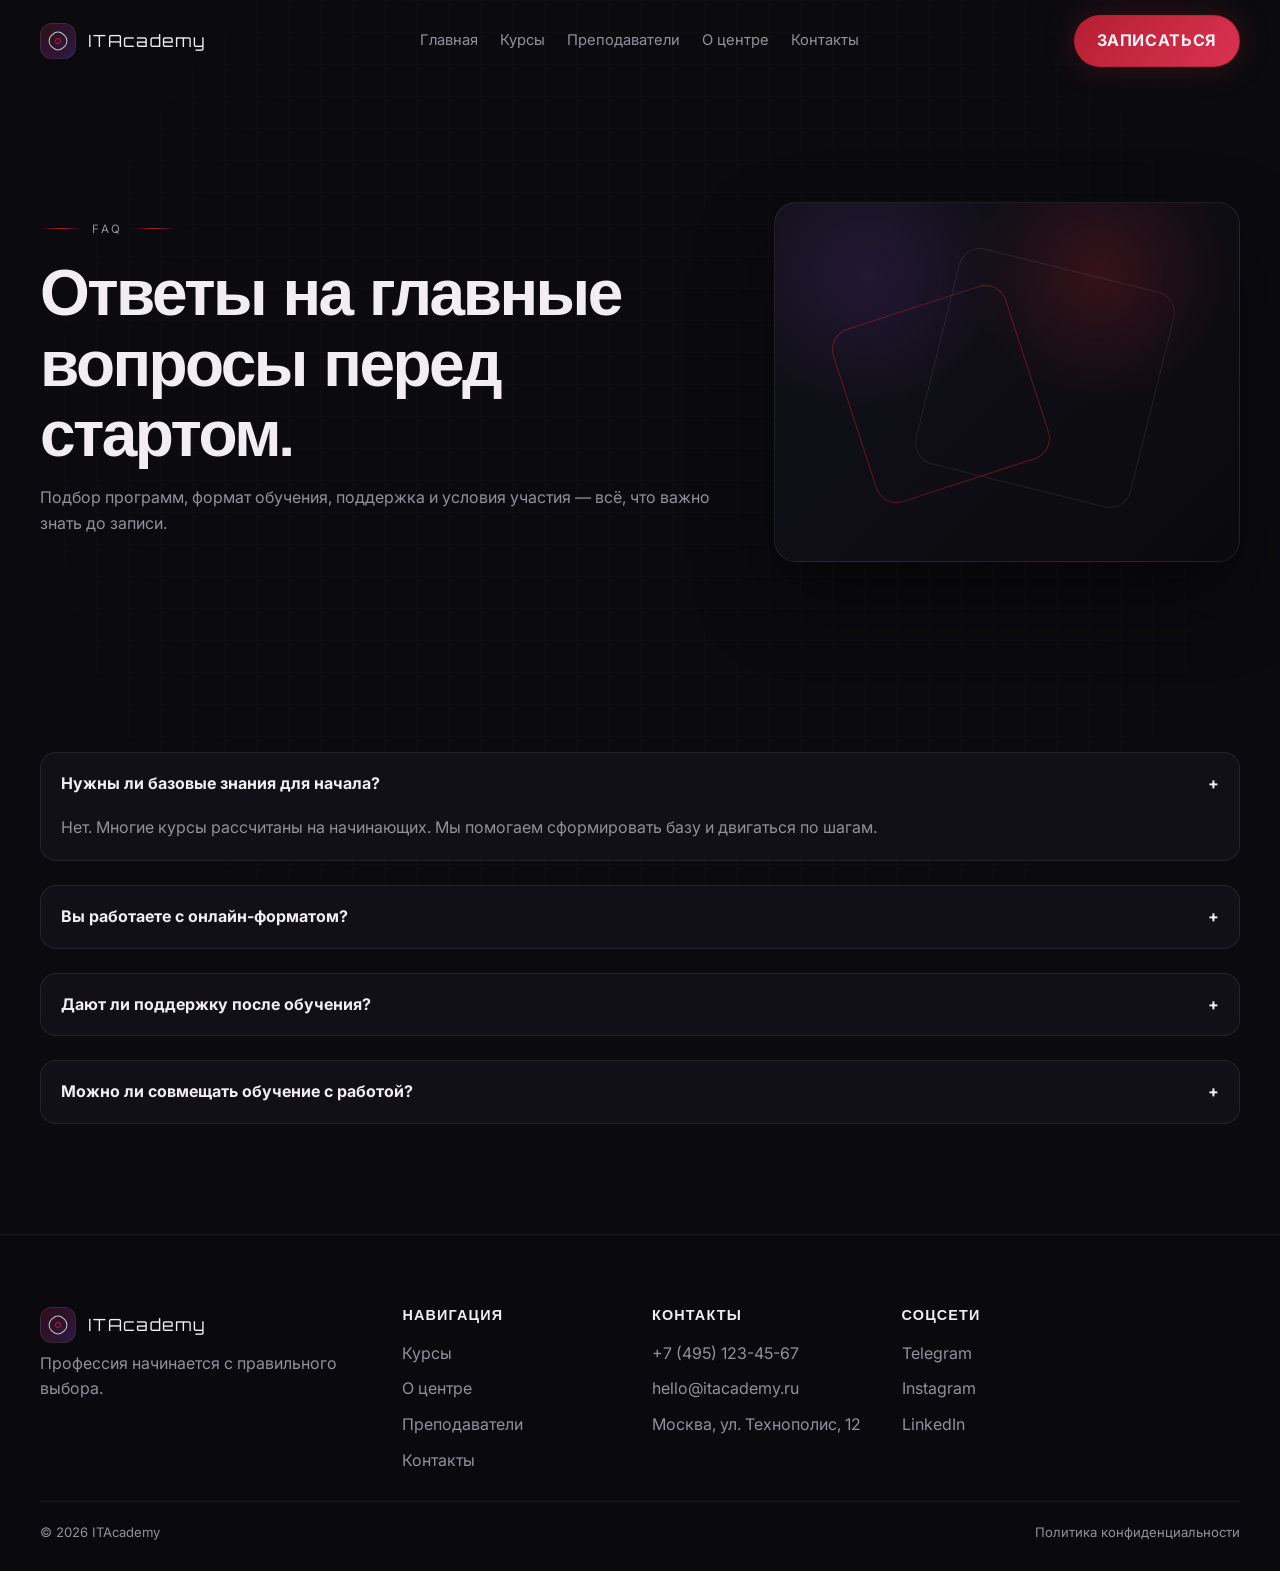
<file: faq.html>
<!DOCTYPE html>
<html lang="ru">
  <head>
    <meta charset="UTF-8" />
    <meta name="viewport" content="width=device-width, initial-scale=1.0" />
    <title>FAQ | ITAcademy</title>
    <meta name="description" content="Часто задаваемые вопросы о курсах, форме обучения, записи и поддержке студентов ITAcademy." />
    <link rel="icon" href="data:image/svg+xml,%3Csvg xmlns='http://www.w3.org/2000/svg' viewBox='0 0 64 64'%3E%3Crect width='64' height='64' rx='18' fill='%230b0b0f'/%3E%3Cpath d='M18 18h28v8H18zm0 20h28v8H18zm0-10h12v8H18zm20 0h10v8H38z' fill='%23B51F32'/%3E%3C/svg%3E" type="image/svg+xml" />
    <link rel="preconnect" href="https://fonts.googleapis.com" />
    <link rel="preconnect" href="https://fonts.gstatic.com" crossorigin />
    <link href="https://fonts.googleapis.com/css2?family=Inter:wght@400;500;600;700;800;900&family=Orbitron:wght@500;600;700;800;900&display=swap" rel="stylesheet" />
    <link rel="stylesheet" href="https://cdnjs.cloudflare.com/ajax/libs/font-awesome/6.5.2/css/all.min.css" />
    <link rel="stylesheet" href="css/variables.css" />
    <link rel="stylesheet" href="css/reset.css" />
    <link rel="stylesheet" href="css/global.css" />
    <link rel="stylesheet" href="css/layout.css" />
    <link rel="stylesheet" href="css/components.css" />
    <link rel="stylesheet" href="css/animations.css" />
    <link rel="stylesheet" href="css/responsive.css" />
    <script type="module" src="js/main.js" defer></script>
  </head>
  <body data-page="faq">
    <header class="site-header">
      <div class="header-inner">
        <a href="index.html" class="site-logo"><span class="site-logo-mark"></span><span class="site-logo-text">ITAcademy</span></a>
        <nav class="site-nav" aria-label="Главная навигация">
          <a href="index.html">Главная</a>
          <a href="courses.html">Курсы</a>
          <a href="teachers.html">Преподаватели</a>
          <a href="about.html">О центре</a>
          <a href="contacts.html">Контакты</a>
        </nav>
        <div class="header-actions">
          <a class="btn btn-primary" href="admission.html">Записаться</a>
          <button class="mobile-nav-toggle" aria-label="Открыть меню" aria-expanded="false"><i class="fa-solid fa-bars"></i></button>
        </div>
      </div>
    </header>

    <main class="page-shell">
      <section class="page-hero">
        <div class="container hero-inner">
          <div class="reveal">
            <span class="eyebrow">FAQ</span>
            <h1>Ответы на главные вопросы перед стартом.</h1>
            <p>Подбор программ, формат обучения, поддержка и условия участия — всё, что важно знать до записи.</p>
          </div>
          <div class="hero-visual reveal" aria-hidden="true"></div>
        </div>
      </section>

      <section class="section">
        <div class="container reveal">
          <div class="faq-grid">
            <div class="accordion-item open">
              <button class="accordion-trigger" aria-expanded="true"><span>Нужны ли базовые знания для начала?</span><span>+</span></button>
              <div class="accordion-content" style="max-height: 220px;">
                <div class="accordion-body">Нет. Многие курсы рассчитаны на начинающих. Мы помогаем сформировать базу и двигаться по шагам.</div>
              </div>
            </div>
            <div class="accordion-item">
              <button class="accordion-trigger" aria-expanded="false"><span>Вы работаете с онлайн-форматом?</span><span>+</span></button>
              <div class="accordion-content"><div class="accordion-body">Да. Онлайн-курсы идут в удобном формате, но контроль прогресса и обратная связь сохраняются.</div></div>
            </div>
            <div class="accordion-item">
              <button class="accordion-trigger" aria-expanded="false"><span>Дают ли поддержку после обучения?</span><span>+</span></button>
              <div class="accordion-content"><div class="accordion-body">Да. Студенты получают доступ к экспертной консультации, проверке проектов и рекомендациям по карьерному развитию.</div></div>
            </div>
            <div class="accordion-item">
              <button class="accordion-trigger" aria-expanded="false"><span>Можно ли совмещать обучение с работой?</span><span>+</span></button>
              <div class="accordion-content"><div class="accordion-body">Да. Мы предлагаем вечерние и гибридные потоки, чтобы обучение было максимально удобным.</div></div>
            </div>
          </div>
        </div>
      </section>
    </main>

    <footer class="site-footer">
      <div class="container">
        <div class="footer-grid">
          <div class="footer-column"><a href="index.html" class="site-logo"><span class="site-logo-mark"></span><span class="site-logo-text">ITAcademy</span></a><p>Профессия начинается с правильного выбора.</p></div>
          <div class="footer-column"><h3>Навигация</h3><div class="footer-links"><a href="courses.html">Курсы</a><a href="about.html">О центре</a><a href="teachers.html">Преподаватели</a><a href="contacts.html">Контакты</a></div></div>
          <div class="footer-column"><h3>Контакты</h3><div class="footer-links"><a href="tel:+74951234567">+7 (495) 123-45-67</a><a href="mailto:hello@itacademy.ru">hello@itacademy.ru</a><span>Москва, ул. Технополис, 12</span></div></div>
          <div class="footer-column"><h3>Соцсети</h3><div class="social-links"><a href="#">Telegram</a><a href="#">Instagram</a><a href="#">LinkedIn</a></div></div>
        </div>
        <div class="footer-bottom"><span>© 2026 ITAcademy</span><span>Политика конфиденциальности</span></div>
      </div>
    </footer>

    <button class="btn btn-primary hidden" data-back-to-top aria-label="Наверх">Наверх</button>
  </body>
</html>
</file>
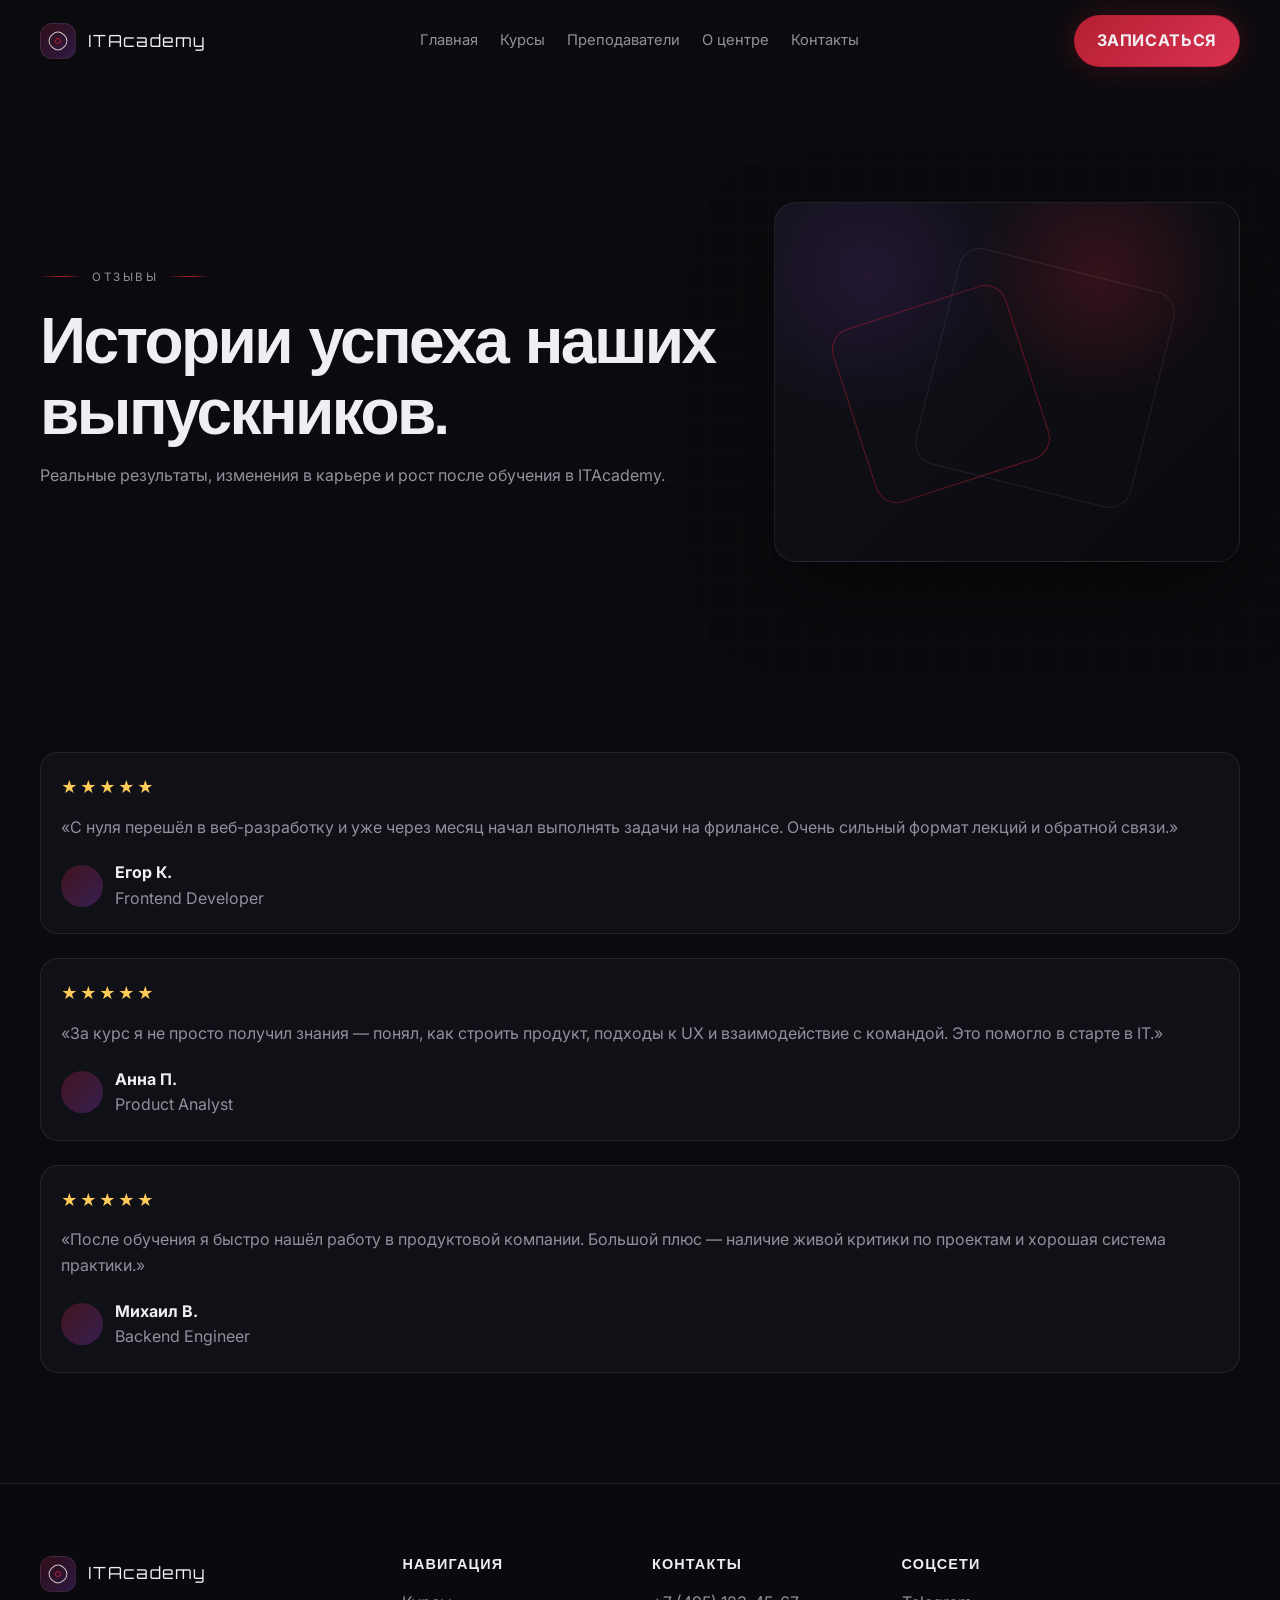
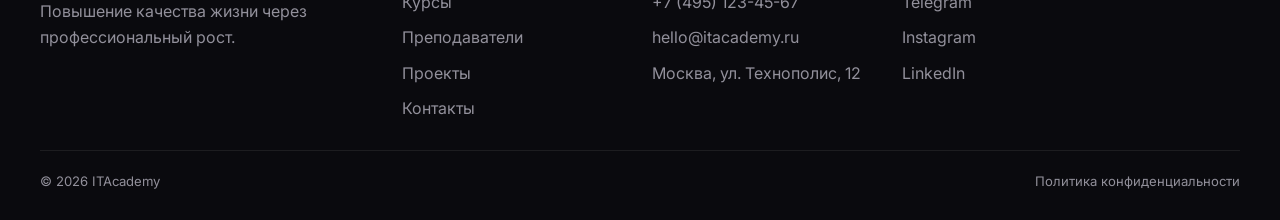
<file: reviews.html>
<!DOCTYPE html>
<html lang="ru">
  <head>
    <meta charset="UTF-8" />
    <meta name="viewport" content="width=device-width, initial-scale=1.0" />
    <title>Отзывы выпускников | ITAcademy</title>
    <meta name="description" content="Отзывы выпускников ITAcademy: истории успеха, результаты обучения и опыт перехода в IT-профессию." />
    <link rel="icon" href="data:image/svg+xml,%3Csvg xmlns='http://www.w3.org/2000/svg' viewBox='0 0 64 64'%3E%3Crect width='64' height='64' rx='18' fill='%230b0b0f'/%3E%3Cpath d='M18 18h28v8H18zm0 20h28v8H18zm0-10h12v8H18zm20 0h10v8H38z' fill='%23B51F32'/%3E%3C/svg%3E" type="image/svg+xml" />
    <link rel="preconnect" href="https://fonts.googleapis.com" />
    <link rel="preconnect" href="https://fonts.gstatic.com" crossorigin />
    <link href="https://fonts.googleapis.com/css2?family=Inter:wght@400;500;600;700;800;900&family=Orbitron:wght@500;600;700;800;900&display=swap" rel="stylesheet" />
    <link rel="stylesheet" href="https://cdnjs.cloudflare.com/ajax/libs/font-awesome/6.5.2/css/all.min.css" />
    <link rel="stylesheet" href="css/variables.css" />
    <link rel="stylesheet" href="css/reset.css" />
    <link rel="stylesheet" href="css/global.css" />
    <link rel="stylesheet" href="css/layout.css" />
    <link rel="stylesheet" href="css/components.css" />
    <link rel="stylesheet" href="css/animations.css" />
    <link rel="stylesheet" href="css/responsive.css" />
    <script type="module" src="js/main.js" defer></script>
  </head>
  <body data-page="reviews">
    <header class="site-header">
      <div class="header-inner">
        <a href="index.html" class="site-logo"><span class="site-logo-mark"></span><span class="site-logo-text">ITAcademy</span></a>
        <nav class="site-nav" aria-label="Главная навигация">
          <a href="index.html">Главная</a>
          <a href="courses.html">Курсы</a>
          <a href="teachers.html">Преподаватели</a>
          <a href="about.html">О центре</a>
          <a href="contacts.html">Контакты</a>
        </nav>
        <div class="header-actions">
          <a class="btn btn-primary" href="admission.html">Записаться</a>
          <button class="mobile-nav-toggle" aria-label="Открыть меню" aria-expanded="false"><i class="fa-solid fa-bars"></i></button>
        </div>
      </div>
    </header>

    <main class="page-shell">
      <section class="page-hero">
        <div class="container hero-inner">
          <div class="reveal">
            <span class="eyebrow">Отзывы</span>
            <h1>Истории успеха наших выпускников.</h1>
            <p>Реальные результаты, изменения в карьере и рост после обучения в ITAcademy.</p>
          </div>
          <div class="hero-visual reveal" aria-hidden="true"></div>
        </div>
      </section>

      <section class="section">
        <div class="container reveal">
          <div class="reviews-grid">
            <article class="review-card"><div class="stars">★★★★★</div><p>«С нуля перешёл в веб-разработку и уже через месяц начал выполнять задачи на фрилансе. Очень сильный формат лекций и обратной связи.»</p><div class="reviewer"><div class="avatar"></div><div><strong>Егор К.</strong><br /><span class="muted">Frontend Developer</span></div></div></article>
            <article class="review-card"><div class="stars">★★★★★</div><p>«За курс я не просто получил знания — понял, как строить продукт, подходы к UX и взаимодействие с командой. Это помогло в старте в IT.»</p><div class="reviewer"><div class="avatar"></div><div><strong>Анна П.</strong><br /><span class="muted">Product Analyst</span></div></div></article>
            <article class="review-card"><div class="stars">★★★★★</div><p>«После обучения я быстро нашёл работу в продуктовой компании. Большой плюс — наличие живой критики по проектам и хорошая система практики.»</p><div class="reviewer"><div class="avatar"></div><div><strong>Михаил В.</strong><br /><span class="muted">Backend Engineer</span></div></div></article>
          </div>
        </div>
      </section>
    </main>

    <footer class="site-footer">
      <div class="container">
        <div class="footer-grid">
          <div class="footer-column"><a href="index.html" class="site-logo"><span class="site-logo-mark"></span><span class="site-logo-text">ITAcademy</span></a><p>Повышение качества жизни через профессиональный рост.</p></div>
          <div class="footer-column"><h3>Навигация</h3><div class="footer-links"><a href="courses.html">Курсы</a><a href="teachers.html">Преподаватели</a><a href="student-projects.html">Проекты</a><a href="contacts.html">Контакты</a></div></div>
          <div class="footer-column"><h3>Контакты</h3><div class="footer-links"><a href="tel:+74951234567">+7 (495) 123-45-67</a><a href="mailto:hello@itacademy.ru">hello@itacademy.ru</a><span>Москва, ул. Технополис, 12</span></div></div>
          <div class="footer-column"><h3>Соцсети</h3><div class="social-links"><a href="#">Telegram</a><a href="#">Instagram</a><a href="#">LinkedIn</a></div></div>
        </div>
        <div class="footer-bottom"><span>© 2026 ITAcademy</span><span>Политика конфиденциальности</span></div>
      </div>
    </footer>

    <button class="btn btn-primary hidden" data-back-to-top aria-label="Наверх">Наверх</button>
  </body>
</html>
</file>
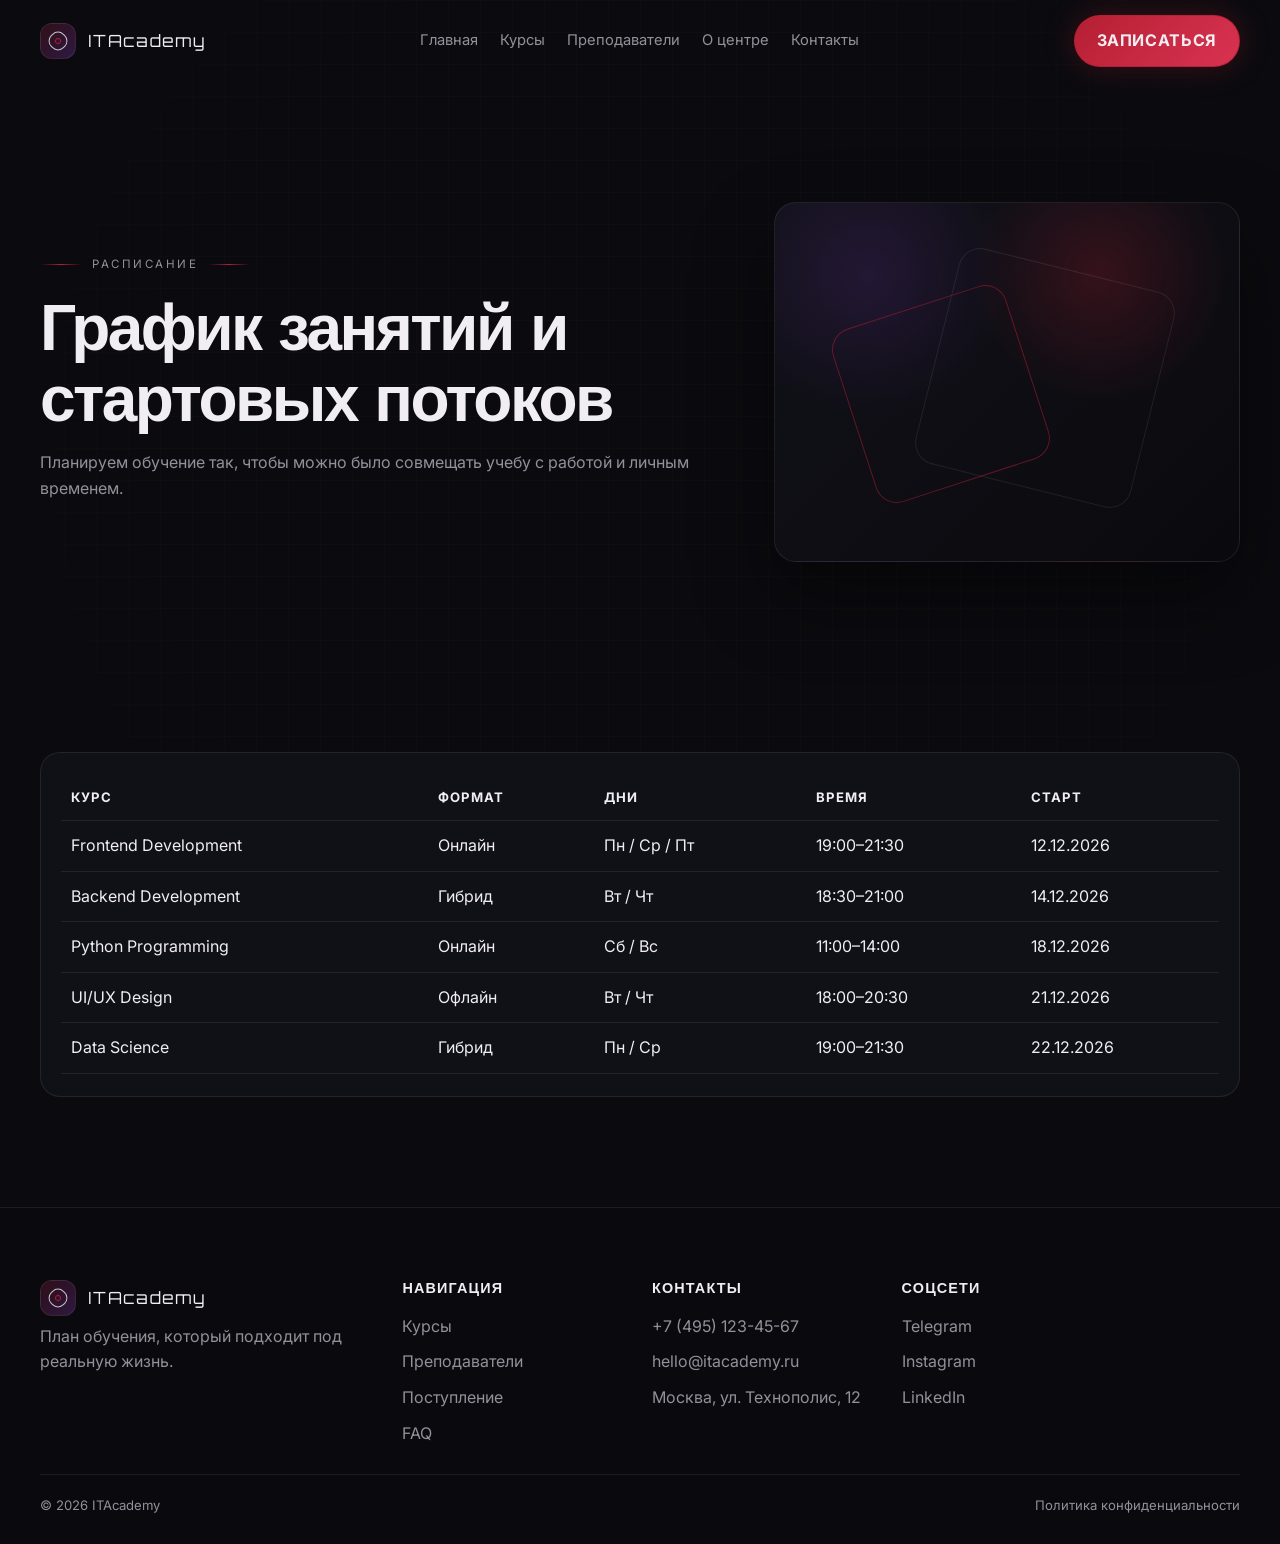
<file: schedule.html>
<!DOCTYPE html>
<html lang="ru">
  <head>
    <meta charset="UTF-8" />
    <meta name="viewport" content="width=device-width, initial-scale=1.0" />
    <title>Расписание | ITAcademy</title>
    <meta name="description" content="Расписание занятий ITAcademy: график групп, занятий, форматов обучения и стартов курсов." />
    <link rel="icon" href="data:image/svg+xml,%3Csvg xmlns='http://www.w3.org/2000/svg' viewBox='0 0 64 64'%3E%3Crect width='64' height='64' rx='18' fill='%230b0b0f'/%3E%3Cpath d='M18 18h28v8H18zm0 20h28v8H18zm0-10h12v8H18zm20 0h10v8H38z' fill='%23B51F32'/%3E%3C/svg%3E" type="image/svg+xml" />
    <link rel="preconnect" href="https://fonts.googleapis.com" />
    <link rel="preconnect" href="https://fonts.gstatic.com" crossorigin />
    <link href="https://fonts.googleapis.com/css2?family=Inter:wght@400;500;600;700;800;900&family=Orbitron:wght@500;600;700;800;900&display=swap" rel="stylesheet" />
    <link rel="stylesheet" href="https://cdnjs.cloudflare.com/ajax/libs/font-awesome/6.5.2/css/all.min.css" />
    <link rel="stylesheet" href="css/variables.css" />
    <link rel="stylesheet" href="css/reset.css" />
    <link rel="stylesheet" href="css/global.css" />
    <link rel="stylesheet" href="css/layout.css" />
    <link rel="stylesheet" href="css/components.css" />
    <link rel="stylesheet" href="css/animations.css" />
    <link rel="stylesheet" href="css/responsive.css" />
    <script type="module" src="js/main.js" defer></script>
  </head>
  <body data-page="schedule">
    <header class="site-header">
      <div class="header-inner">
        <a href="index.html" class="site-logo"><span class="site-logo-mark"></span><span class="site-logo-text">ITAcademy</span></a>
        <nav class="site-nav" aria-label="Главная навигация">
          <a href="index.html">Главная</a>
          <a href="courses.html">Курсы</a>
          <a href="teachers.html">Преподаватели</a>
          <a href="about.html">О центре</a>
          <a href="contacts.html">Контакты</a>
        </nav>
        <div class="header-actions">
          <a class="btn btn-primary" href="admission.html">Записаться</a>
          <button class="mobile-nav-toggle" aria-label="Открыть меню" aria-expanded="false"><i class="fa-solid fa-bars"></i></button>
        </div>
      </div>
    </header>

    <main class="page-shell">
      <section class="page-hero">
        <div class="container hero-inner">
          <div class="reveal">
            <span class="eyebrow">Расписание</span>
            <h1>График занятий и стартовых потоков</h1>
            <p>Планируем обучение так, чтобы можно было совмещать учебу с работой и личным временем.</p>
          </div>
          <div class="hero-visual reveal" aria-hidden="true"></div>
        </div>
      </section>

      <section class="section">
        <div class="container reveal">
          <div class="schedule-card">
            <table>
              <thead>
                <tr><th>Курс</th><th>Формат</th><th>Дни</th><th>Время</th><th>Старт</th></tr>
              </thead>
              <tbody>
                <tr><td>Frontend Development</td><td>Онлайн</td><td>Пн / Ср / Пт</td><td>19:00–21:30</td><td>12.12.2026</td></tr>
                <tr><td>Backend Development</td><td>Гибрид</td><td>Вт / Чт</td><td>18:30–21:00</td><td>14.12.2026</td></tr>
                <tr><td>Python Programming</td><td>Онлайн</td><td>Сб / Вс</td><td>11:00–14:00</td><td>18.12.2026</td></tr>
                <tr><td>UI/UX Design</td><td>Офлайн</td><td>Вт / Чт</td><td>18:00–20:30</td><td>21.12.2026</td></tr>
                <tr><td>Data Science</td><td>Гибрид</td><td>Пн / Ср</td><td>19:00–21:30</td><td>22.12.2026</td></tr>
              </tbody>
            </table>
          </div>
        </div>
      </section>
    </main>

    <footer class="site-footer">
      <div class="container">
        <div class="footer-grid">
          <div class="footer-column"><a href="index.html" class="site-logo"><span class="site-logo-mark"></span><span class="site-logo-text">ITAcademy</span></a><p>План обучения, который подходит под реальную жизнь.</p></div>
          <div class="footer-column"><h3>Навигация</h3><div class="footer-links"><a href="courses.html">Курсы</a><a href="teachers.html">Преподаватели</a><a href="admission.html">Поступление</a><a href="faq.html">FAQ</a></div></div>
          <div class="footer-column"><h3>Контакты</h3><div class="footer-links"><a href="tel:+74951234567">+7 (495) 123-45-67</a><a href="mailto:hello@itacademy.ru">hello@itacademy.ru</a><span>Москва, ул. Технополис, 12</span></div></div>
          <div class="footer-column"><h3>Соцсети</h3><div class="social-links"><a href="#">Telegram</a><a href="#">Instagram</a><a href="#">LinkedIn</a></div></div>
        </div>
        <div class="footer-bottom"><span>© 2026 ITAcademy</span><span>Политика конфиденциальности</span></div>
      </div>
    </footer>

    <button class="btn btn-primary hidden" data-back-to-top aria-label="Наверх">Наверх</button>
  </body>
</html>
</file>
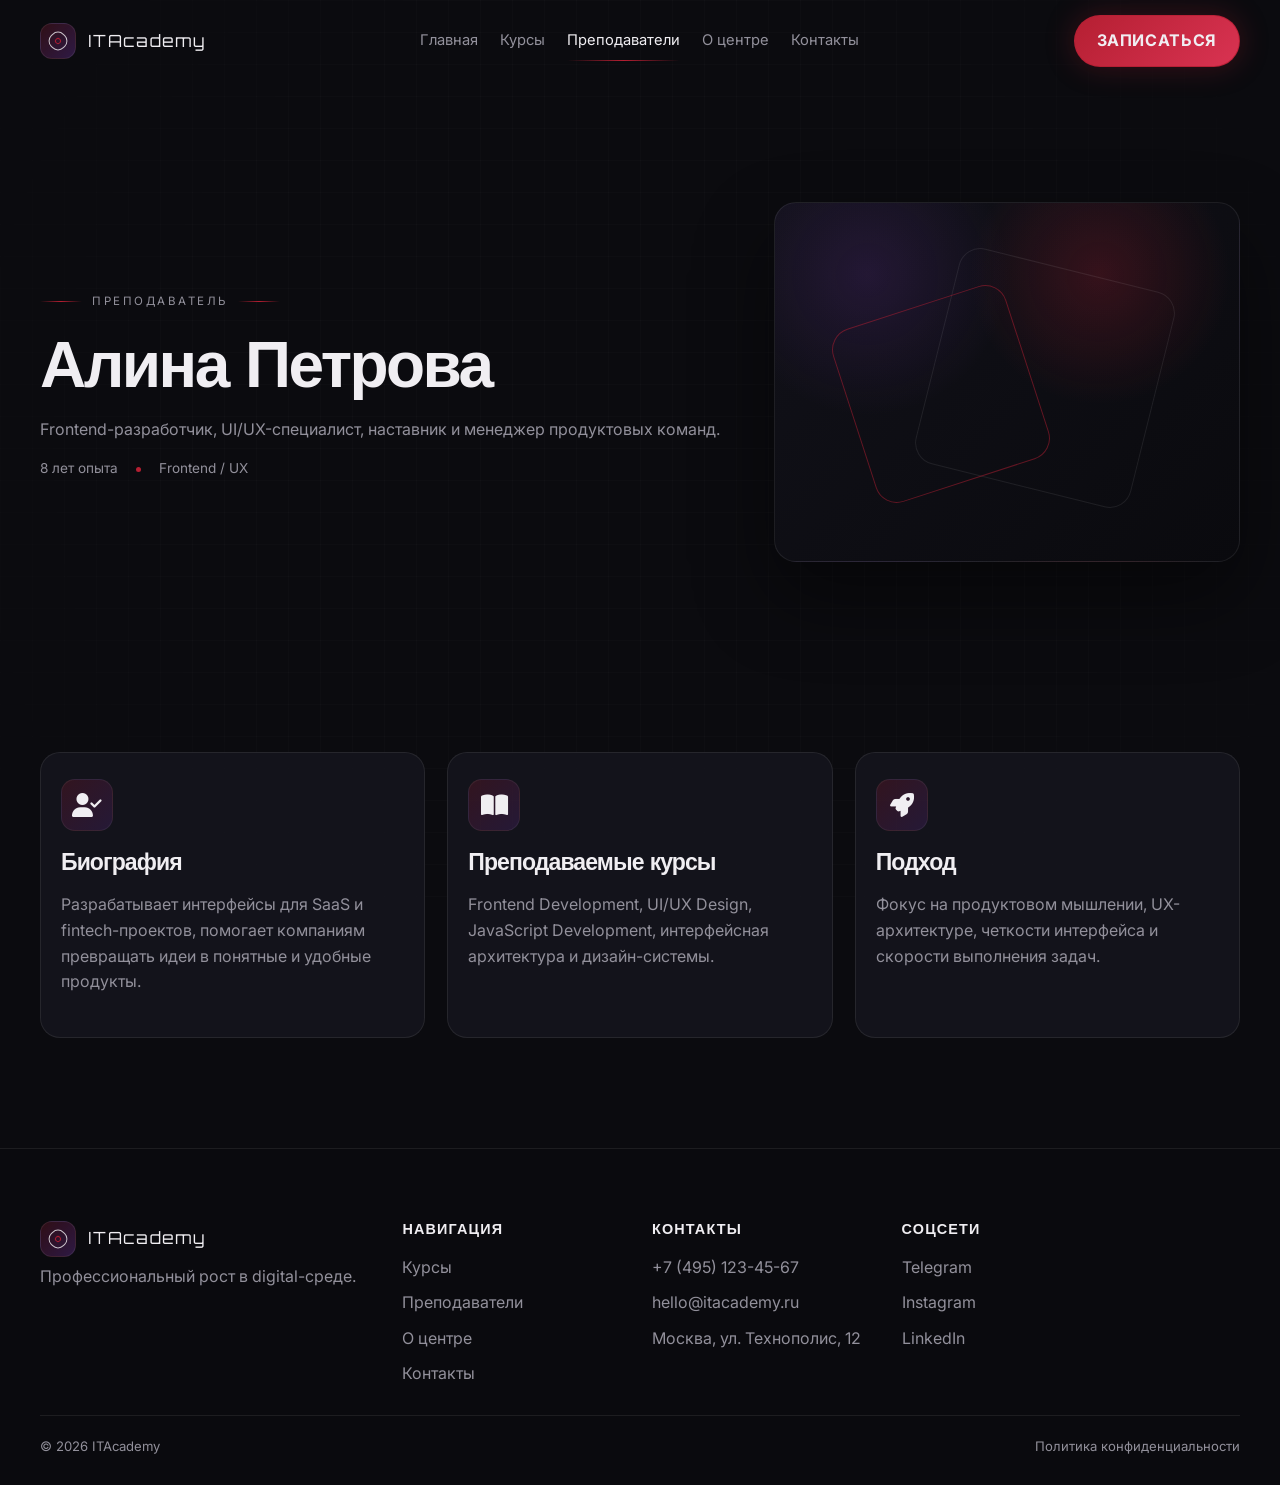
<file: teacher-details.html>
<!DOCTYPE html>
<html lang="ru">
  <head>
    <meta charset="UTF-8" />
    <meta name="viewport" content="width=device-width, initial-scale=1.0" />
    <title>Алина Петрова | Преподаватель ITAcademy</title>
    <meta name="description" content="Профиль преподавателя Алина Петрова — frontend-разработчик, специалист по UX, ментор и эксперт ITAcademy." />
    <link rel="icon" href="data:image/svg+xml,%3Csvg xmlns='http://www.w3.org/2000/svg' viewBox='0 0 64 64'%3E%3Crect width='64' height='64' rx='18' fill='%230b0b0f'/%3E%3Cpath d='M18 18h28v8H18zm0 20h28v8H18zm0-10h12v8H18zm20 0h10v8H38z' fill='%23B51F32'/%3E%3C/svg%3E" type="image/svg+xml" />
    <link rel="preconnect" href="https://fonts.googleapis.com" />
    <link rel="preconnect" href="https://fonts.gstatic.com" crossorigin />
    <link href="https://fonts.googleapis.com/css2?family=Inter:wght@400;500;600;700;800;900&family=Orbitron:wght@500;600;700;800;900&display=swap" rel="stylesheet" />
    <link rel="stylesheet" href="https://cdnjs.cloudflare.com/ajax/libs/font-awesome/6.5.2/css/all.min.css" />
    <link rel="stylesheet" href="css/variables.css" />
    <link rel="stylesheet" href="css/reset.css" />
    <link rel="stylesheet" href="css/global.css" />
    <link rel="stylesheet" href="css/layout.css" />
    <link rel="stylesheet" href="css/components.css" />
    <link rel="stylesheet" href="css/animations.css" />
    <link rel="stylesheet" href="css/responsive.css" />
    <script type="module" src="js/main.js" defer></script>
  </head>
  <body data-page="teachers">
    <header class="site-header">
      <div class="header-inner">
        <a href="index.html" class="site-logo"><span class="site-logo-mark"></span><span class="site-logo-text">ITAcademy</span></a>
        <nav class="site-nav" aria-label="Главная навигация">
          <a href="index.html">Главная</a>
          <a href="courses.html">Курсы</a>
          <a href="teachers.html">Преподаватели</a>
          <a href="about.html">О центре</a>
          <a href="contacts.html">Контакты</a>
        </nav>
        <div class="header-actions">
          <a class="btn btn-primary" href="admission.html">Записаться</a>
          <button class="mobile-nav-toggle" aria-label="Открыть меню" aria-expanded="false"><i class="fa-solid fa-bars"></i></button>
        </div>
      </div>
    </header>

    <main class="page-shell">
      <section class="page-hero">
        <div class="container hero-inner">
          <div class="reveal">
            <span class="eyebrow">Преподаватель</span>
            <h1>Алина Петрова</h1>
            <p>Frontend-разработчик, UI/UX-специалист, наставник и менеджер продуктовых команд.</p>
            <div class="meta-row">
              <span>8 лет опыта</span>
              <span class="dot"></span>
              <span>Frontend / UX</span>
            </div>
          </div>
          <div class="hero-visual reveal" aria-hidden="true"></div>
        </div>
      </section>

      <section class="section">
        <div class="container reveal">
          <div class="feature-list">
            <article class="feature-card">
              <div class="feature-icon"><i class="fa-solid fa-user-check"></i></div>
              <h3>Биография</h3>
              <p>Разрабатывает интерфейсы для SaaS и fintech-проектов, помогает компаниям превращать идеи в понятные и удобные продукты.</p>
            </article>
            <article class="feature-card">
              <div class="feature-icon"><i class="fa-solid fa-book-open"></i></div>
              <h3>Преподаваемые курсы</h3>
              <p>Frontend Development, UI/UX Design, JavaScript Development, интерфейсная архитектура и дизайн-системы.</p>
            </article>
            <article class="feature-card">
              <div class="feature-icon"><i class="fa-solid fa-rocket"></i></div>
              <h3>Подход</h3>
              <p>Фокус на продуктовом мышлении, UX-архитектуре, четкости интерфейса и скорости выполнения задач.</p>
            </article>
          </div>
        </div>
      </section>
    </main>

    <footer class="site-footer">
      <div class="container">
        <div class="footer-grid">
          <div class="footer-column"><a href="index.html" class="site-logo"><span class="site-logo-mark"></span><span class="site-logo-text">ITAcademy</span></a><p>Профессиональный рост в digital-среде.</p></div>
          <div class="footer-column"><h3>Навигация</h3><div class="footer-links"><a href="courses.html">Курсы</a><a href="teachers.html">Преподаватели</a><a href="about.html">О центре</a><a href="contacts.html">Контакты</a></div></div>
          <div class="footer-column"><h3>Контакты</h3><div class="footer-links"><a href="tel:+74951234567">+7 (495) 123-45-67</a><a href="mailto:hello@itacademy.ru">hello@itacademy.ru</a><span>Москва, ул. Технополис, 12</span></div></div>
          <div class="footer-column"><h3>Соцсети</h3><div class="social-links"><a href="#">Telegram</a><a href="#">Instagram</a><a href="#">LinkedIn</a></div></div>
        </div>
        <div class="footer-bottom"><span>© 2026 ITAcademy</span><span>Политика конфиденциальности</span></div>
      </div>
    </footer>

    <button class="btn btn-primary hidden" data-back-to-top aria-label="Наверх">Наверх</button>
  </body>
</html>
</file>
<file: css/variables.css>
:root {
  --bg: #0b0b0f;
  --bg-strong: #121219;
  --card: #191921;
  --card-2: #1d1d2a;
  --surface: rgba(25, 25, 33, 0.8);
  --surface-strong: rgba(17, 17, 24, 0.95);
  --red: #b51f32;
  --red-soft: rgba(181, 31, 50, 0.18);
  --purple: #7136a8;
  --purple-soft: rgba(113, 54, 168, 0.16);
  --text: #f0eef2;
  --muted: #92909b;
  --border: rgba(255, 255, 255, 0.08);
  --border-strong: rgba(255, 255, 255, 0.14);
  --shadow: 0 35px 80px rgba(0, 0, 0, 0.45);
  --radius: 22px;
  --radius-sm: 14px;
  --container: min(1200px, calc(100vw - 32px));
  --header-height: 82px;
  --transition: 220ms ease;
  --glow-red: 0 0 30px rgba(181, 31, 50, 0.28);
  --glow-purple: 0 0 30px rgba(113, 54, 168, 0.22);
}

* {
  box-sizing: border-box;
}
</file>
<file: css/global.css>
.container {
  width: var(--container);
  margin: 0 auto;
}

.section {
  padding: 110px 0;
}

.section-header {
  max-width: 650px;
  margin-bottom: 48px;
}

.eyebrow {
  display: inline-flex;
  align-items: center;
  gap: 10px;
  font-size: 0.72rem;
  letter-spacing: 0.22em;
  text-transform: uppercase;
  color: var(--muted);
  margin-bottom: 18px;
}

.eyebrow::before,
.eyebrow::after {
  content: "";
  width: 42px;
  height: 1px;
  background: linear-gradient(90deg, transparent, var(--red), transparent);
}

h1, h2, h3, h4 {
  font-family: "Orbitron", sans-serif;
  line-height: 1.1;
  letter-spacing: -0.04em;
  margin-bottom: 18px;
}

h1 {
  font-size: clamp(2.8rem, 5vw, 6rem);
}

h2 {
  font-size: clamp(2.1rem, 2.7vw, 3.4rem);
}

h3 {
  font-size: clamp(1.4rem, 1.8vw, 2rem);
}

p {
  color: var(--muted);
}

.text-white {
  color: var(--text);
}

.btn {
  display: inline-flex;
  align-items: center;
  justify-content: center;
  gap: 10px;
  min-height: 52px;
  padding: 0 22px;
  border: 1px solid var(--border-strong);
  border-radius: 999px;
  font-weight: 700;
  letter-spacing: 0.04em;
  text-transform: uppercase;
  transition: transform var(--transition), box-shadow var(--transition), border-color var(--transition), background var(--transition);
}

.btn:hover {
  transform: translateY(-2px);
}

.btn-primary {
  background: linear-gradient(135deg, var(--red), #d93352);
  color: var(--text);
  box-shadow: var(--glow-red);
  border-color: rgba(181, 31, 50, 0.8);
}

.btn-secondary {
  background: rgba(255,255,255,0.02);
  color: var(--text);
}

.btn-ghost {
  background: transparent;
  border-color: rgba(113, 54, 168, 0.5);
  color: var(--text);
}

.site-logo {
  display: inline-flex;
  align-items: center;
  gap: 12px;
  font-family: "Orbitron", sans-serif;
  font-size: 1.05rem;
  letter-spacing: 0.08em;
  color: var(--text);
}

.site-logo-mark {
  width: 36px;
  height: 36px;
  border-radius: 12px;
  background: linear-gradient(135deg, rgba(181, 31, 50, 0.22), rgba(113, 54, 168, 0.35));
  border: 1px solid rgba(255, 255, 255, 0.08);
  position: relative;
  overflow: hidden;
}

.site-logo-mark::before,
.site-logo-mark::after {
  content: "";
  position: absolute;
  inset: 8px;
  border-radius: 8px;
  border: 1px solid rgba(240, 238, 242, 0.8);
  transform: rotate(45deg);
}

.site-logo-mark::after {
  inset: 14px;
  border-color: rgba(181, 31, 50, 0.9);
}

.grid {
  display: grid;
  gap: 26px;
}

.card {
  background: linear-gradient(180deg, rgba(25, 25, 33, 0.9), rgba(22, 22, 29, 0.9));
  border: 1px solid var(--border);
  border-radius: var(--radius);
  box-shadow: var(--shadow);
  overflow: hidden;
}

.badge {
  display: inline-flex;
  align-items: center;
  border-radius: 999px;
  padding: 8px 12px;
  border: 1px solid rgba(255,255,255,0.08);
  background: rgba(255,255,255,0.02);
  font-size: 0.7rem;
  letter-spacing: 0.12em;
  text-transform: uppercase;
  color: var(--muted);
}

.glass-panel {
  background: rgba(19, 19, 28, 0.7);
  backdrop-filter: blur(15px);
  -webkit-backdrop-filter: blur(15px);
  border: 1px solid rgba(255,255,255,0.08);
}

.meta-row {
  display: flex;
  align-items: center;
  gap: 18px;
  flex-wrap: wrap;
  color: var(--muted);
  font-size: 0.85rem;
}

.meta-row .dot {
  width: 5px;
  height: 5px;
  border-radius: 50%;
  background: var(--red);
}

.muted {
  color: var(--muted);
}

.link-arrow {
  display: inline-flex;
  align-items: center;
  gap: 8px;
  font-weight: 700;
  color: var(--text);
}

.link-arrow::after {
  content: "→";
  transition: transform var(--transition);
}

.link-arrow:hover::after {
  transform: translateX(4px);
}

.hidden {
  display: none !important;
}

.form-group {
  position: relative;
}

.form-field,
textarea,
select {
  border: 1px solid var(--border);
  background: rgba(14, 14, 20, 0.85);
  border-radius: 16px;
  color: var(--text);
  padding: 0.9rem 1rem;
  transition: border-color var(--transition), box-shadow var(--transition), transform var(--transition);
}

textarea {
  min-height: 150px;
  resize: vertical;
}

.form-field:focus,
textarea:focus,
select:focus {
  border-color: rgba(181, 31, 50, 0.8);
  box-shadow: 0 0 0 4px rgba(181, 31, 50, 0.12);
}

.form-row {
  display: grid;
  grid-template-columns: repeat(2, minmax(0, 1fr));
  gap: 18px;
}

.form-note {
  color: var(--muted);
  font-size: 0.8rem;
  margin-top: 8px;
}

.input-error {
  border-color: rgba(181, 31, 50, 0.9) !important;
  box-shadow: 0 0 0 4px rgba(181, 31, 50, 0.12);
}

.success-message {
  display: none;
  margin-top: 12px;
  border-radius: 12px;
  padding: 12px 14px;
  border: 1px solid rgba(75, 191, 115, 0.5);
  background: rgba(75, 191, 115, 0.08);
  color: #d9ffe5;
}

.success-message.show {
  display: block;
}

.page-hero {
  padding-top: 120px;
  padding-bottom: 80px;
}

.page-hero .hero-inner {
  display: grid;
  grid-template-columns: 1.2fr 0.8fr;
  gap: 36px;
  align-items: center;
}

.page-hero .hero-visual {
  min-height: 360px;
  border: 1px solid var(--border);
  background: radial-gradient(circle at 20% 20%, rgba(113, 54, 168, 0.2), transparent 30%),
    radial-gradient(circle at 70% 20%, rgba(181, 31, 50, 0.24), transparent 30%),
    linear-gradient(135deg, rgba(17,17,25,1), rgba(10,10,14,1));
  border-radius: var(--radius);
  position: relative;
  overflow: hidden;
}

.page-hero .hero-visual::before,
.page-hero .hero-visual::after {
  content: "";
  position: absolute;
  border: 1px solid rgba(255,255,255,0.08);
  border-radius: 22px;
}

.page-hero .hero-visual::before {
  width: 220px;
  height: 220px;
  right: 18%;
  top: 18%;
  transform: rotate(14deg);
}

.page-hero .hero-visual::after {
  width: 180px;
  height: 180px;
  left: 16%;
  top: 28%;
  border-color: rgba(181,31,50,0.5);
  transform: rotate(-18deg);
}

.reveal {
  opacity: 0;
  transform: translateY(30px);
  transition: opacity 800ms ease, transform 800ms ease;
}

.reveal.visible {
  opacity: 1;
  transform: translateY(0);
}

@media (prefers-reduced-motion: reduce) {
  html {
    scroll-behavior: auto;
  }

  *, *::before, *::after {
    animation-duration: 0.001ms !important;
    animation-iteration-count: 1 !important;
    transition-duration: 0.001ms !important;
  }
}
</file>
<file: css/layout.css>
.site-header {
  position: sticky;
  top: 0;
  z-index: 1000;
  transition: background var(--transition), box-shadow var(--transition), border-color var(--transition);
}

.site-header.is-scrolled {
  background: rgba(11, 11, 15, 0.8);
  backdrop-filter: blur(18px);
  -webkit-backdrop-filter: blur(18px);
  border-bottom: 1px solid var(--border);
}

.header-inner {
  width: var(--container);
  margin: 0 auto;
  min-height: var(--header-height);
  display: flex;
  align-items: center;
  justify-content: space-between;
  gap: 20px;
}

.site-nav {
  display: flex;
  align-items: center;
  gap: 22px;
  flex-wrap: wrap;
}

.site-nav a {
  color: var(--muted);
  font-size: 0.92rem;
  transition: color var(--transition);
  position: relative;
}

.site-nav a::after {
  content: "";
  position: absolute;
  left: 0;
  bottom: -8px;
  width: 100%;
  height: 1px;
  background: linear-gradient(90deg, transparent, var(--red), transparent);
  transform: scaleX(0);
  transform-origin: center;
  transition: transform var(--transition);
}

.site-nav a:hover,
.site-nav a.active {
  color: var(--text);
}

.site-nav a:hover::after,
.site-nav a.active::after {
  transform: scaleX(1);
}

.header-actions {
  display: flex;
  align-items: center;
  gap: 14px;
}

.mobile-nav-toggle {
  display: none;
  width: 46px;
  height: 46px;
  border: 1px solid var(--border);
  border-radius: 12px;
  background: rgba(255,255,255,0.02);
  color: var(--text);
}

.site-footer {
  padding: 72px 0 28px;
  border-top: 1px solid var(--border);
  background: rgba(10,10,14,0.8);
}

.footer-grid {
  display: grid;
  grid-template-columns: 1.2fr 0.8fr 0.8fr 1.2fr;
  gap: 30px;
  margin-bottom: 28px;
}

.footer-column h3,
.footer-column h4 {
  font-size: 0.9rem;
  text-transform: uppercase;
  letter-spacing: 0.08em;
  margin-bottom: 18px;
}

.footer-links,
.social-links {
  display: flex;
  flex-direction: column;
  gap: 10px;
  color: var(--muted);
}

.footer-links a,
.social-links a {
  transition: color var(--transition);
}

.footer-links a:hover,
.social-links a:hover {
  color: var(--text);
}

.footer-bottom {
  display: flex;
  justify-content: space-between;
  gap: 16px;
  padding-top: 20px;
  border-top: 1px solid var(--border);
  color: var(--muted);
  font-size: 0.82rem;
}

.page-shell {
  min-height: calc(100vh - 200px);
}
</file>
<file: css/components.css>
.hero {
  padding-top: 95px;
  padding-bottom: 80px;
}

.hero-inner {
  display: grid;
  grid-template-columns: 1.15fr 0.85fr;
  gap: 36px;
  align-items: center;
}

.hero-copy {
  position: relative;
}

.hero-copy h1 {
  max-width: 680px;
  margin-bottom: 20px;
}

.hero-copy .lead {
  max-width: 620px;
  font-size: 1.1rem;
  color: var(--muted);
  margin-bottom: 28px;
}

.hero-actions {
  display: flex;
  gap: 14px;
  flex-wrap: wrap;
  margin-bottom: 34px;
}

.hero-visual {
  position: relative;
  min-height: 520px;
  border: 1px solid var(--border);
  border-radius: calc(var(--radius) + 10px);
  background: radial-gradient(circle at 20% 15%, rgba(113, 54, 168, 0.2), transparent 24%),
    radial-gradient(circle at 70% 25%, rgba(181, 31, 50, 0.35), transparent 26%),
    linear-gradient(135deg, rgba(18,18,25,1), rgba(12,12,16,1));
  box-shadow: var(--shadow);
  overflow: hidden;
}

.hero-visual .orb {
  position: absolute;
  border-radius: 50%;
  background: radial-gradient(circle at 30% 30%, rgba(255,255,255,0.8), rgba(181,31,50,0.3) 20%, rgba(113,54,168,0.1) 55%, transparent 70%);
  filter: blur(3px);
}

.hero-visual .orb.one {
  width: 235px;
  height: 235px;
  top: 34px;
  right: 70px;
  animation: floatGlow 10s ease-in-out infinite;
}

.hero-visual .orb.two {
  width: 180px;
  height: 180px;
  bottom: 30px;
  left: 60px;
  animation: floatGlow 12s ease-in-out infinite reverse;
}

.hero-visual .neon-grid {
  position: absolute;
  inset: 0;
  background: linear-gradient(rgba(255,255,255,0.02) 1px, transparent 1px), linear-gradient(90deg, rgba(255,255,255,0.02) 1px, transparent 1px);
  background-size: 28px 28px;
  mask-image: radial-gradient(circle at center, black 50%, transparent 100%);
}

.hero-panel {
  position: absolute;
  right: 40px;
  bottom: 34px;
  min-width: 220px;
  padding: 18px 20px;
  background: rgba(17,17,24,0.72);
  border: 1px solid rgba(255,255,255,0.08);
  border-radius: 18px;
  backdrop-filter: blur(14px);
}

.hero-panel strong {
  display: block;
  font-size: 2rem;
  color: var(--text);
  margin-bottom: 5px;
}

.hero-stats {
  display: grid;
  grid-template-columns: repeat(4, minmax(0, 1fr));
  gap: 18px;
  margin-top: 22px;
}

.stat-card {
  background: rgba(23,23,30,0.9);
  border: 1px solid var(--border);
  border-radius: 18px;
  padding: 22px 18px;
}

.stat-card .stat-number {
  display: block;
  font-weight: 800;
  font-size: clamp(1.8rem, 2.5vw, 2.5rem);
  letter-spacing: -0.05em;
  font-family: "Orbitron", sans-serif;
  margin-bottom: 8px;
}

.stat-card .stat-label {
  color: var(--muted);
  text-transform: uppercase;
  letter-spacing: 0.08em;
  font-size: 0.72rem;
}

.course-grid,
.teachers-grid,
.projects-grid,
.reviews-grid,
.info-grid,
.timeline,
.contact-grid,
.faq-grid,
.admission-layout,
.schedule-grid,
.footer-grid {
  display: grid;
  gap: 24px;
}

.course-grid {
  grid-template-columns: repeat(3, minmax(0, 1fr));
}

.course-card {
  padding: 0;
  position: relative;
  transition: transform var(--transition), border-color var(--transition), box-shadow var(--transition);
}

.course-card:hover {
  transform: translateY(-6px);
  border-color: rgba(181,31,50,0.35);
  box-shadow: 0 30px 60px rgba(0,0,0,0.45);
}

.course-card .course-image {
  position: relative;
  min-height: 170px;
  background: linear-gradient(135deg, rgba(181,31,50,0.25), rgba(113,54,168,0.2));
  border-bottom: 1px solid var(--border);
  overflow: hidden;
}

.course-card .course-image::before {
  content: "";
  position: absolute;
  inset: 20px;
  border-radius: 18px;
  border: 1px solid rgba(255,255,255,0.08);
  transform: rotate(12deg);
}

.course-card .course-content {
  padding: 20px 20px 24px;
}

.course-card .course-topline {
  display: flex;
  justify-content: space-between;
  align-items: center;
  gap: 10px;
  margin-bottom: 12px;
}

.course-card h3 {
  margin-bottom: 14px;
  font-size: 1.3rem;
}

.course-card .meta {
  display: flex;
  gap: 10px;
  flex-wrap: wrap;
  margin-bottom: 18px;
}

.course-card .meta span {
  padding: 6px 10px;
  border-radius: 999px;
  background: rgba(255,255,255,0.02);
  border: 1px solid var(--border);
  color: var(--muted);
  font-size: 0.68rem;
  letter-spacing: 0.04em;
  text-transform: uppercase;
}

.course-card .price-line {
  display: flex;
  align-items: center;
  justify-content: space-between;
  padding-top: 18px;
  border-top: 1px solid var(--border);
}

.price {
  font-size: 1.8rem;
  font-weight: 800;
  font-family: "Orbitron", sans-serif;
}

.feature-list {
  display: grid;
  grid-template-columns: repeat(3, minmax(0, 1fr));
  gap: 22px;
}

.feature-card {
  background: rgba(22,22,30,0.8);
  border: 1px solid var(--border);
  border-radius: 20px;
  padding: 26px 20px;
  transition: border-color var(--transition), transform var(--transition);
}

.feature-card:hover {
  border-color: rgba(113,54,168,0.4);
  transform: translateY(-4px);
}

.feature-icon {
  width: 52px;
  height: 52px;
  border-radius: 14px;
  display: grid;
  place-items: center;
  background: linear-gradient(135deg, rgba(181,31,50,0.2), rgba(113,54,168,0.2));
  border: 1px solid rgba(255,255,255,0.06);
  margin-bottom: 18px;
  font-size: 1.5rem;
}

.teacher-card {
  padding: 16px;
  transition: transform var(--transition), border-color var(--transition);
}

.teacher-card:hover {
  transform: translateY(-6px);
  border-color: rgba(113,54,168,0.34);
}

.teacher-card .teacher-image {
  border-radius: 16px;
  overflow: hidden;
  aspect-ratio: 4 / 4.4;
  margin-bottom: 18px;
}

.teacher-card .teacher-image img {
  width: 100%;
  height: 100%;
  object-fit: cover;
}

.teacher-card .teacher-meta {
  color: var(--muted);
  font-size: 0.8rem;
  text-transform: uppercase;
  letter-spacing: 0.08em;
  margin-bottom: 10px;
}

.teacher-card h3 {
  font-size: 1.3rem;
  margin-bottom: 8px;
}

.teacher-card .bio {
  margin-bottom: 18px;
}

.teacher-card .teacher-links {
  display: flex;
  justify-content: space-between;
  gap: 10px;
  align-items: center;
  border-top: 1px solid var(--border);
  padding-top: 14px;
}

.timeline {
  grid-template-columns: repeat(6, minmax(0, 1fr));
}

.timeline-step {
  padding: 20px 18px;
  border-radius: 20px;
  border: 1px solid var(--border);
  background: rgba(18,18,25,0.8);
  position: relative;
}

.timeline-step .step-number {
  font-family: "Orbitron", sans-serif;
  font-size: 2rem;
  color: var(--red);
  margin-bottom: 10px;
}

.timeline-step::after {
  content: "";
  position: absolute;
  top: 26px;
  right: -12px;
  width: 24px;
  height: 1px;
  background: linear-gradient(90deg, rgba(181,31,50,0.8), transparent);
}

.timeline-step:last-child::after {
  display: none;
}

.project-card {
  overflow: hidden;
  background: rgba(18,18,25,0.8);
  border: 1px solid var(--border);
  border-radius: 18px;
}

.project-card .project-media {
  aspect-ratio: 4 / 3;
  overflow: hidden;
}

.project-card .project-body {
  padding: 18px 18px 22px;
}

.review-card {
  padding: 22px 20px;
  border-radius: 18px;
  border: 1px solid var(--border);
  background: rgba(18,18,25,0.8);
}

.review-card .stars {
  color: #ffcb59;
  letter-spacing: 0.12em;
  margin-bottom: 14px;
}

.review-card .reviewer {
  display: flex;
  align-items: center;
  gap: 12px;
  margin-top: 20px;
}

.review-card .reviewer .avatar {
  width: 42px;
  height: 42px;
  border-radius: 50%;
  background: linear-gradient(135deg, rgba(181,31,50,0.3), rgba(113,54,168,0.4));
}

.cta-box {
  display: flex;
  justify-content: space-between;
  align-items: center;
  gap: 20px;
  border: 1px solid var(--border);
  background: linear-gradient(90deg, rgba(181,31,50,0.06), rgba(113,54,168,0.06));
  border-radius: 24px;
  padding: 30px 28px;
}

.cta-box h2 {
  margin: 0;
}

.filter-bar {
  display: flex;
  align-items: center;
  justify-content: space-between;
  gap: 20px;
  padding: 22px 24px;
  border-radius: 18px;
  border: 1px solid var(--border);
  background: rgba(18,18,25,0.8);
  margin-bottom: 30px;
}

.filter-tools {
  display: flex;
  align-items: center;
  gap: 12px;
  flex-wrap: wrap;
}

.filter-input,
.filter-select {
  min-width: 180px;
  border: 1px solid var(--border);
  background: rgba(12,12,18,0.8);
  color: var(--text);
  padding: 0.8rem 1rem;
  border-radius: 12px;
}

.filter-chip {
  border: 1px solid var(--border);
  background: rgba(255,255,255,0.02);
  color: var(--muted);
  border-radius: 999px;
  padding: 8px 12px;
  font-size: 0.78rem;
  text-transform: uppercase;
  letter-spacing: 0.08em;
  cursor: pointer;
}

.filter-chip.active {
  background: rgba(181,31,50,0.12);
  color: var(--text);
  border-color: rgba(181,31,50,0.5);
}

.accordion-item {
  border: 1px solid var(--border);
  background: rgba(18,18,25,0.78);
  border-radius: 16px;
  overflow: hidden;
}

.accordion-trigger {
  width: 100%;
  text-align: left;
  background: transparent;
  border: 0;
  color: var(--text);
  padding: 18px 20px;
  display: flex;
  justify-content: space-between;
  align-items: center;
  gap: 16px;
  font-weight: 700;
}

.accordion-content {
  max-height: 0;
  overflow: hidden;
  transition: max-height 250ms ease;
}

.accordion-body {
  padding: 0 20px 20px;
  color: var(--muted);
}

.location-card,
.contact-card,
.schedule-card,
.admission-card,
.policy-card {
  background: rgba(18,18,25,0.8);
  border: 1px solid var(--border);
  border-radius: 20px;
  padding: 22px 20px;
}

.contact-list {
  display: grid;
  gap: 16px;
  color: var(--muted);
}

.contact-list strong {
  display: block;
  color: var(--text);
  margin-bottom: 6px;
}

.schedule-card table {
  width: 100%;
  border-collapse: collapse;
}

.schedule-card th,
.schedule-card td {
  padding: 12px 10px;
  border-bottom: 1px solid var(--border);
  text-align: left;
}

.schedule-card th {
  color: var(--text);
  font-size: 0.82rem;
  letter-spacing: 0.08em;
  text-transform: uppercase;
}

.error-text {
  color: #ff8ca0;
  font-size: 0.78rem;
  margin-top: 6px;
  display: none;
}

.form-control.has-error + .error-text,
input.has-error + .error-text,
textarea.has-error + .error-text,
select.has-error + .error-text {
  display: block;
}

.status-pill {
  display: inline-flex;
  align-items: center;
  gap: 8px;
  border-radius: 999px;
  padding: 6px 10px;
  background: rgba(75, 191, 115, 0.12);
  color: #c8f5d7;
  font-size: 0.76rem;
  letter-spacing: 0.08em;
  text-transform: uppercase;
}

.status-pill::before {
  content: "";
  width: 8px;
  height: 8px;
  border-radius: 50%;
  background: #75e5a0;
}

.not-found-card {
  max-width: 760px;
  margin: 80px auto;
  text-align: center;
  padding: 56px 28px;
  border-radius: 28px;
  background: rgba(18,18,25,0.82);
  border: 1px solid var(--border);
}

.not-found-card .code {
  font-family: "Orbitron", sans-serif;
  font-size: clamp(4rem, 9vw, 8rem);
  color: var(--red);
  line-height: 1;
  margin-bottom: 18px;
}

.pagination {
  display: flex;
  justify-content: center;
  gap: 12px;
  margin-top: 28px;
}

.page-tag {
  width: 42px;
  height: 42px;
  display: grid;
  place-items: center;
  border-radius: 12px;
  border: 1px solid var(--border);
  background: rgba(12,12,18,0.8);
  color: var(--muted);
}

.page-tag.active {
  color: var(--text);
  border-color: rgba(181,31,50,0.5);
  background: rgba(181,31,50,0.1);
}
</file>
<file: css/animations.css>
@keyframes floatGlow {
  0%, 100% { transform: translateY(0) scale(1); }
  50% { transform: translateY(-12px) scale(1.04); }
}

@keyframes glitch {
  0%, 100% {
    transform: translateX(0);
    text-shadow: none;
  }
  20% {
    transform: translateX(-2px);
    text-shadow: 2px 0 rgba(181,31,50,0.5), -2px 0 rgba(113,54,168,0.6);
  }
  40% {
    transform: translateX(2px);
    text-shadow: -2px 0 rgba(181,31,50,0.5), 2px 0 rgba(113,54,168,0.6);
  }
  60% {
    transform: translateX(0);
    text-shadow: none;
  }
}

.glitch-text {
  position: relative;
  display: inline-block;
  animation: glitch 4s infinite steps(2, end);
}

@keyframes pulseBorder {
  0%, 100% { box-shadow: 0 0 0 0 rgba(181,31,50,0.16); }
  50% { box-shadow: 0 0 0 8px rgba(181,31,50,0.02); }
}

.pulse-signal {
  animation: pulseBorder 3s ease-in-out infinite;
}

.reduced-motion {
  transition: none !important;
  animation: none !important;
}
</file>
<file: css/responsive.css>
@media (max-width: 1120px) {
  .course-grid {
    grid-template-columns: repeat(2, minmax(0, 1fr));
  }

  .teachers-grid {
    grid-template-columns: repeat(2, minmax(0, 1fr));
  }

  .timeline {
    grid-template-columns: repeat(3, minmax(0, 1fr));
  }

  .footer-grid {
    grid-template-columns: repeat(2, minmax(0, 1fr));
  }
}

@media (max-width: 900px) {
  .site-nav {
    position: absolute;
    top: calc(100% + 12px);
    left: 16px;
    right: 16px;
    display: none;
    flex-direction: column;
    align-items: flex-start;
    padding: 18px;
    border-radius: 20px;
    border: 1px solid var(--border);
    background: rgba(15,15,20,0.96);
    box-shadow: var(--shadow);
  }

  .site-nav.open {
    display: flex;
  }

  .mobile-nav-toggle {
    display: inline-flex;
    align-items: center;
    justify-content: center;
  }

  .header-actions .btn {
    display: none;
  }

  .hero-inner,
  .page-hero .hero-inner,
  .admission-layout,
  .contact-grid,
  .hero-stats,
  .feature-list {
    grid-template-columns: 1fr;
  }

  .timeline {
    grid-template-columns: repeat(2, minmax(0, 1fr));
  }

  .filter-bar {
    flex-direction: column;
    align-items: flex-start;
  }

  .course-grid,
  .reviews-grid,
  .projects-grid {
    grid-template-columns: 1fr;
  }
}

@media (max-width: 640px) {
  .section {
    padding: 90px 0;
  }

  .site-header {
    min-height: 74px;
  }

  .header-inner {
    min-height: 74px;
  }

  .hero {
    padding-top: 60px;
  }

  .hero-actions,
  .cta-box,
  .footer-bottom {
    flex-direction: column;
    align-items: flex-start;
  }

  .hero-panel {
    right: 18px;
    bottom: 18px;
    left: 18px;
    min-width: unset;
  }

  .form-row,
  .footer-grid,
  .timeline,
  .teachers-grid,
  .feature-list,
  .course-grid {
    grid-template-columns: 1fr;
  }

  .site-logo-text {
    display: none;
  }

  .hero-copy h1,
  h1 {
    letter-spacing: -0.02em;
  }
}
</file>
